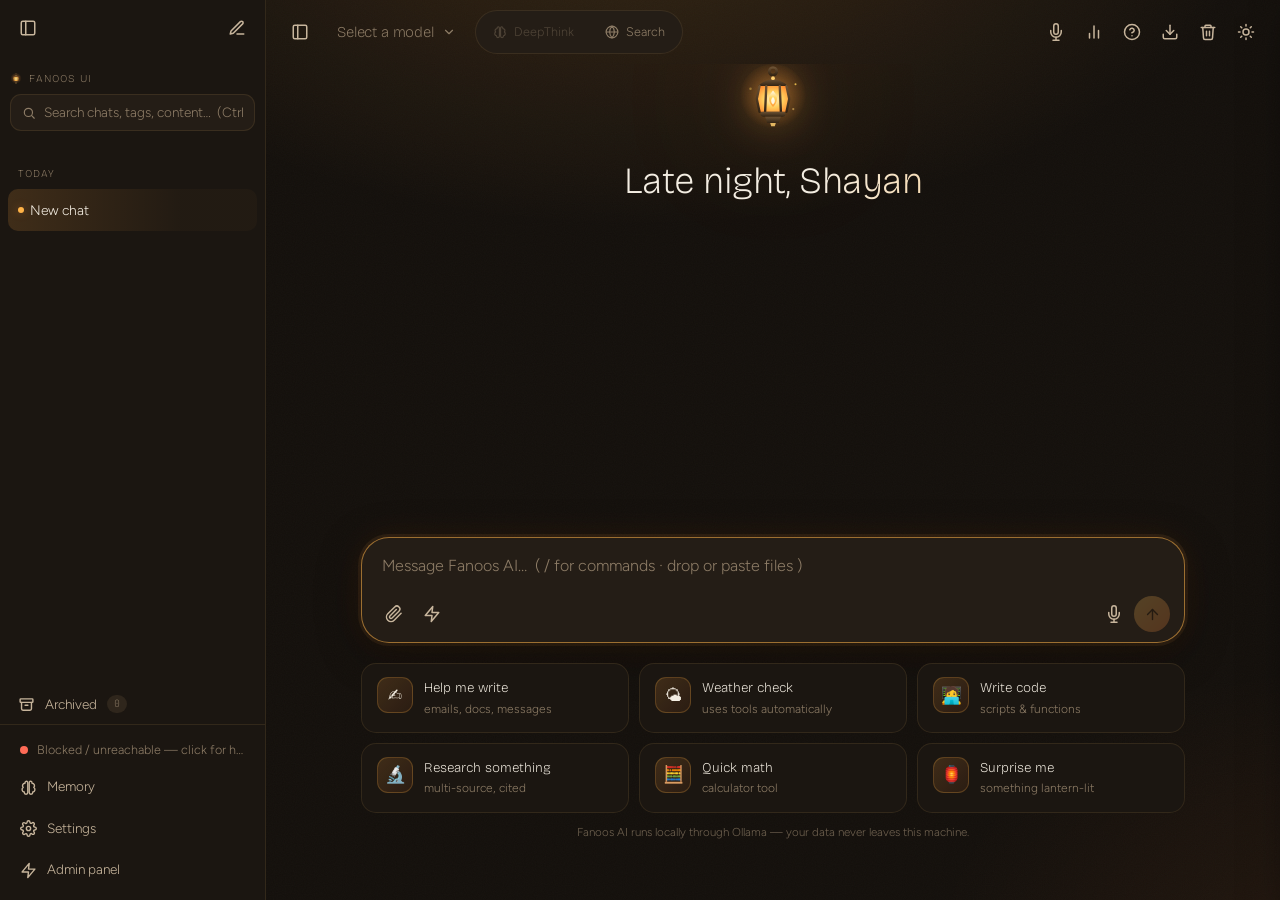
<file: index.html>
<!DOCTYPE html>
<html lang="en" data-theme="dark">
<head>
    <meta charset="UTF-8">
    <meta name="viewport" content="width=device-width, initial-scale=1.0, viewport-fit=cover">
    <title>Fanoos UI — Local-First AI Workbench for Ollama</title>
    <meta name="description" content="Fanoos UI is a free, open-source, privacy-respecting AI chat interface that runs entirely on your machine via Ollama. Agentic tool-calling, deep thinking, web search, voice mode, canvas editing, and more — your data never leaves your computer.">
    <meta name="keywords" content="Fanoos UI, Ollama, local AI, LLM interface, private AI chat, open source, self-hosted AI, agentic tools, deep thinking, local LLM">
    <meta name="author" content="Shayan">
    <meta name="theme-color" content="#14100c" media="(prefers-color-scheme: dark)">
    <meta name="theme-color" content="#f7f1e6" media="(prefers-color-scheme: light)">
    <link rel="icon" type="image/svg+xml" href="assets/sprites/logo.svg">
    <link rel="stylesheet" href="assets/css/style.css">
    <link rel="stylesheet" href="assets/css/katex.min.css" crossorigin="anonymous">
    <script src="assets/js/katex.min.js" crossorigin="anonymous"></script>
</head>
<body>
    <div class="app" id="app">
        <aside class="sidebar" id="sidebar" aria-label="Chat navigation">
            <div class="side-top">
                <button class="icon-btn" id="sideClose" title="Close sidebar" aria-label="Close sidebar">
                    <svg class="ic">
                        <use href="assets/sprites/sprites.svg#i-panel" />
                    </svg>
                </button>
                <button class="icon-btn" id="newChatBtn" title="New chat (Ctrl+Shift+O)" aria-label="New chat">
                    <svg class="ic">
                        <use href="assets/sprites/sprites.svg#i-edit" />
                    </svg>
                </button>
            </div>
            <div class="group-label">
                <img class="ic" src="assets/sprites/logo.svg" alt="">Fanoos UI
            </div>
            <div class="search-wrap">
                <svg class="ic">
                    <use href="assets/sprites/sprites.svg#i-search" />
                </svg>
                <input id="chatSearch" type="text" placeholder="Search chats, tags, content…  (Ctrl+K)" autocomplete="off" aria-label="Search chats">
            </div>
            <div id="tagRow" aria-label="Tag filters"></div>
            <nav class="chat-list" id="chatList" aria-label="Chat history"></nav>
            <button class="side-btn" id="archToggle" title="Toggle archived chats"></button>
            <footer class="side-foot">
                <div class="conn" title="Ollama connection status">
                    <span class="conn-dot" id="connDot"></span>
                    <span class="conn-text" id="connText">Checking connection…</span>
                </div>
                <button class="side-btn" id="memoryBtn" title="What Fanoos remembers about you (Ctrl+Shift+M)">
                    <svg class="ic">
                        <use href="assets/sprites/sprites.svg#i-brain" />
                    </svg>Memory </button>
                <button class="side-btn" id="settingsBtn" title="Settings">
                    <svg class="ic">
                        <use href="assets/sprites/sprites.svg#i-gear" />
                    </svg>Settings </button>
                <a class="side-btn" href="admin.html" title="Model management & system prompt">
                    <svg class="ic">
                        <use href="assets/sprites/sprites.svg#i-zap" />
                    </svg>Admin panel </a>
            </footer>
        </aside>
        <div class="backdrop" id="backdrop"></div>
        <main class="main" id="main">
            <header class="topbar">
                <button class="icon-btn" id="sideToggle" title="Toggle sidebar" aria-label="Toggle sidebar">
                    <svg class="ic">
                        <use href="assets/sprites/sprites.svg#i-panel" />
                    </svg>
                </button>
                <button class="model-btn placeholder" id="modelBtn" aria-haspopup="true" title="Select model">
                    <span id="modelName">Select a model</span>
                    <svg class="ic">
                        <use href="assets/sprites/sprites.svg#i-chevron" />
                    </svg>
                </button>
                <div class="mode-group" role="group" aria-label="Reasoning and search modes">
                    <button id="deepThinkBtn" title="DeepThink — show and time the model's reasoning">
                        <svg class="ic">
                            <use href="assets/sprites/sprites.svg#i-brain" />
                        </svg>
                        <span class="lbl">DeepThink</span>
                    </button>
                    <button id="effortBtn" title="Thinking effort — click to cycle low / med / high">effort <span id="effortBadge">med</span>
                    </button>
                    <button id="searchModeBtn" title="Search mode — ground answers in live web sources">
                        <svg class="ic">
                            <use href="assets/sprites/sprites.svg#i-globe" />
                        </svg>
                        <span class="lbl">Search</span>
                    </button>
                </div>
                <div class="top-right">
                    <button class="icon-btn" id="voiceModeBtn" title="Voice conversation mode">
                        <svg class="ic">
                            <use href="assets/sprites/sprites.svg#i-mic" />
                        </svg>
                    </button>
                    <button class="icon-btn" id="statsBtn" title="Usage statistics (Ctrl+Shift+U)">
                        <svg class="ic">
                            <use href="assets/sprites/sprites.svg#i-chart" />
                        </svg>
                    </button>
                    <button class="icon-btn" id="helpBtn" title="Keyboard shortcuts (Ctrl+/)">
                        <svg class="ic">
                            <use href="assets/sprites/sprites.svg#i-help" />
                        </svg>
                    </button>
                    <button class="icon-btn" id="exportBtn" title="Export this chat">
                        <svg class="ic">
                            <use href="assets/sprites/sprites.svg#i-download" />
                        </svg>
                    </button>
                    <button class="icon-btn" id="clearChatBtn" title="Clear this chat">
                        <svg class="ic">
                            <use href="assets/sprites/sprites.svg#i-trash" />
                        </svg>
                    </button>
                    <button class="icon-btn" id="themeToggle" title="Toggle light / dark theme">
                        <svg class="ic i-sun">
                            <use href="assets/sprites/sprites.svg#i-sun" />
                        </svg>
                        <svg class="ic i-moon">
                            <use href="assets/sprites/sprites.svg#i-moon" />
                        </svg>
                    </button>
                </div>
            </header>
            <div class="chat-scroll" id="chatScroll">
                <div class="chat-content">
                    <div class="empty-wrap" id="emptyWrap">
                        <img class="empty-logo" src="assets/sprites/logo.svg" alt="Fanoos lantern" width="64" height="64">
                        <h1 class="greeting" id="greeting">What can I help with?</h1>
                    </div>
                    <div class="messages" id="messages" role="log" aria-label="Conversation" aria-live="polite"></div>
                    <div class="composer-dock">
                        <div class="composer" id="composer">
                            <div class="attach-row" id="attachRow"></div>
                            <textarea id="promptInput" rows="1" placeholder="Message Fanoos AI…  ( / for commands · drop or paste files )" autocomplete="off" aria-label="Message input"></textarea>
                            <div class="composer-row">
                                <div class="row-left">
                                    <button class="icon-btn" id="attachBtn" title="Attach files — txt, md, code, csv, json, pdf, audio, images" aria-label="Attach files">
                                        <svg class="ic">
                                            <use href="assets/sprites/sprites.svg#i-clip" />
                                        </svg>
                                    </button>
                                    <button class="icon-btn" id="toolsBtn" title="Powers — camera, screen, voice, canvas" aria-label="Tools and powers">
                                        <svg class="ic">
                                            <use href="assets/sprites/sprites.svg#i-zap" />
                                        </svg>
                                    </button>
                                </div>
                                <div class="row-right">
                                    <span class="ctx-meter" id="ctxMeter" hidden aria-hidden="true"><i></i></span>
                                    <span class="tok-count" id="tokCount" aria-hidden="true"></span>
                                    <button class="icon-btn" id="micBtn" title="Dictate" aria-label="Dictate" hidden>
                                        <svg class="ic">
                                            <use href="assets/sprites/sprites.svg#i-mic" />
                                        </svg>
                                    </button>
                                    <button class="send-btn" id="sendBtn" title="Send message" aria-label="Send message" disabled>
                                        <svg class="ic i-send">
                                            <use href="assets/sprites/sprites.svg#i-send" />
                                        </svg>
                                        <svg class="ic i-stop">
                                            <use href="assets/sprites/sprites.svg#i-stop" />
                                        </svg>
                                    </button>
                                </div>
                            </div>
                        </div>
                        <div class="suggestions" id="suggestions" aria-label="Suggestions"></div>
                        <p class="disclaimer">Fanoos AI runs locally through Ollama — your data never leaves this machine.</p>
                    </div>
                </div>
            </div>
            <button class="scroll-pill" id="scrollPill" title="Scroll to bottom" aria-label="Scroll to bottom">
                <svg class="ic">
                    <use href="assets/sprites/sprites.svg#i-chevron" />
                </svg>
            </button>
        </main>
    </div>
    <aside class="side-panel" id="previewPanel" aria-label="Artifact preview">
        <div class="panel-head">
            <span class="panel-title" id="previewTitle">Artifact preview</span>
            <button class="icon-btn" id="previewClose" title="Close preview" aria-label="Close preview">
                <svg class="ic">
                    <use href="assets/sprites/sprites.svg#i-x" />
                </svg>
            </button>
        </div>
        <iframe id="previewFrame" sandbox="allow-scripts" title="Artifact preview"></iframe>
    </aside>
    <aside class="side-panel" id="canvasPanel" aria-label="Canvas editor">
        <div class="panel-head">
            <span class="panel-title">Canvas — Fanoos edits with you</span>
            <span class="panel-status" id="canvasStatus" aria-live="polite"></span>
            <button class="icon-btn" id="canvasClose" title="Close canvas" aria-label="Close canvas">
                <svg class="ic">
                    <use href="assets/sprites/sprites.svg#i-x" />
                </svg>
            </button>
        </div>
        <textarea id="canvasArea" spellcheck="false" aria-label="Canvas document" placeholder="Write or paste a document here. Select a passage and Fanoos rewrites just that part — or transform the whole doc with the tools below."></textarea>
        <div id="canvasTools">
            <button class="cv-btn" data-cact="improve">
                <svg class="ic">
                    <use href="assets/sprites/sprites.svg#i-spark" />
                </svg>Improve writing </button>
            <button class="cv-btn" data-cact="grammar">
                <svg class="ic">
                    <use href="assets/sprites/sprites.svg#i-check" />
                </svg>Fix grammar </button>
            <button class="cv-btn" data-cact="summarize">
                <svg class="ic">
                    <use href="assets/sprites/sprites.svg#i-file" />
                </svg>Summarize </button>
            <button class="cv-btn" data-cact="continue">
                <svg class="ic">
                    <use href="assets/sprites/sprites.svg#i-play" />
                </svg>Continue writing </button>
            <button class="cv-btn" data-cact="custom">
                <svg class="ic">
                    <use href="assets/sprites/sprites.svg#i-edit" />
                </svg>Custom… </button>
        </div>
    </aside>
    <div class="modal-overlay" id="settingsModal">
        <div class="modal" role="dialog" aria-modal="true" aria-labelledby="settingsTitle">
            <div class="modal-head">
                <h2 id="settingsTitle">Settings</h2>
                <button class="icon-btn" id="settingsClose" aria-label="Close settings">
                    <svg class="ic">
                        <use href="assets/sprites/sprites.svg#i-x" />
                    </svg>
                </button>
            </div>
            <div class="modal-body">
                <section>
                    <h3>Profile &amp; server</h3>
                    <label class="f-label" for="setName">Your name</label>
                    <input type="text" id="setName" placeholder="Shayan">
                    <label class="f-label" for="setHost">Ollama host URL</label>
                    <input type="text" id="setHost" placeholder="http://localhost:11434" spellcheck="false">
                    <p class="hint">Accessing from another device? Use your PC's LAN IP (e.g. <code>http://192.168.1.100:11434</code>) and restart Ollama with <code>OLLAMA_ORIGINS=* ollama serve</code>
                    </p>
                </section>
                <section>
                    <h3>Custom instructions</h3>
                    <label class="f-label" for="setSystem">Applied to every chat <span class="muted">(on top of the Fanoos AI system prompt — editable in Admin)</span>
                    </label>
                    <textarea id="setSystem" rows="3" placeholder="e.g. Call me Shayan. I'm a backend developer — prefer Python. Keep answers concise."></textarea>
                </section>
                <section>
                    <h3>Behavior</h3>
                    <div class="switch-row">
                        <span>Stream responses</span>
                        <label class="switch">
                            <input type="checkbox" id="setStream">
                            <span class="slider"></span>
                        </label>
                    </div>
                    <div class="switch-row">
                        <span>Auto-generate chat titles</span>
                        <label class="switch">
                            <input type="checkbox" id="setTitle">
                            <span class="slider"></span>
                        </label>
                    </div>
                    <div class="switch-row">
                        <span>Enter to send <span class="muted">(Shift+Enter = new line)</span>
                        </span>
                        <label class="switch">
                            <input type="checkbox" id="setEnter">
                            <span class="slider"></span>
                        </label>
                    </div>
                    <div class="switch-row">
                        <span>Auto-continue cut-off responses</span>
                        <label class="switch">
                            <input type="checkbox" id="setCont">
                            <span class="slider"></span>
                        </label>
                    </div>
                    <div class="switch-row">
                        <span>Summarize old turns when context fills</span>
                        <label class="switch">
                            <input type="checkbox" id="setAutoSum">
                            <span class="slider"></span>
                        </label>
                    </div>
                    <div class="switch-row">
                        <span>Auto-extract memories from what I say</span>
                        <label class="switch">
                            <input type="checkbox" id="setAutoMem">
                            <span class="slider"></span>
                        </label>
                    </div>
                    <div class="switch-row">
                        <span>Send remembered facts to the model</span>
                        <label class="switch">
                            <input type="checkbox" id="setUseMem">
                            <span class="slider"></span>
                        </label>
                    </div>
                </section>
                <section>
                    <h3>Generation parameters</h3>
                    <div class="range-row">
                        <label for="setTemp">Temperature</label>
                        <output id="tempVal">0.7</output>
                    </div>
                    <input type="range" id="setTemp" min="0" max="2" step="0.1" value="0.7">
                    <div class="range-row">
                        <label for="setTopP">Top P</label>
                        <output id="topPVal">0.90</output>
                    </div>
                    <input type="range" id="setTopP" min="0" max="1" step="0.05" value="0.9">
                    <div class="grid2">
                        <div>
                            <label class="f-label" for="setCtx">Context length</label>
                            <select id="setCtx">
                                <option>2048</option>
                                <option>4096</option>
                                <option>8192</option>
                                <option>16384</option>
                                <option>32768</option>
                                <option>65536</option>
                                <option>131072</option>
                            </select>
                        </div>
                        <div>
                            <label class="f-label" for="setKeep">Keep model loaded</label>
                            <select id="setKeep">
                                <option value="0">Don't keep</option>
                                <option value="5m">5 minutes</option>
                                <option value="15m">15 minutes</option>
                                <option value="30m">30 minutes</option>
                                <option value="1h">1 hour</option>
                                <option value="-1">Forever</option>
                            </select>
                        </div>
                    </div>
                    <label class="f-label" for="setSeed">Seed <span class="muted">(blank = random)</span>
                    </label>
                    <input type="number" id="setSeed" placeholder="random">
                </section>
                <section>
                    <h3>Web search server</h3>
                    <label class="f-label" for="setSearchServer">Python search server URL</label>
                    <input type="text" id="setSearchServer" placeholder="http://localhost:8777" spellcheck="false">
                    <p class="hint">Run <code>python search_server.py</code> alongside the app. Wikipedia works without it; full web search + page reading needs the server. </p>
                </section>
                <section>
                    <h3>Voice</h3>
                    <label class="f-label" for="setVoice">Read-aloud voice</label>
                    <select id="setVoice">
                        <option value="">System default voice</option>
                    </select>
                    <div class="range-row">
                        <label for="setRate">Speaking rate</label>
                    </div>
                    <input type="range" id="setRate" min="0.5" max="2" step="0.1" value="1">
                </section>
                <section>
                    <h3>Data — backup &amp; restore</h3>
                    <div class="grid2">
                        <button class="e-btn" id="backupExportBtn">⬇ Export full backup</button>
                        <button class="e-btn" id="backupImportBtn">⬆ Import / merge backup</button>
                    </div>
                    <input type="file" id="backupFile" accept="application/json,.json" hidden>
                    <p class="hint">All data (chats, memory, settings, stats) is saved to <code>data.json</code> via <code>api.php</code>. Importing lets you <b>merge</b> or <b>replace</b>. </p>
                </section>
            </div>
            <div class="modal-foot">
                <button class="btn ghost" id="settingsReset">Reset defaults</button>
                <button class="btn primary" id="settingsSave">Save</button>
            </div>
        </div>
    </div>
    <div class="modal-overlay" id="memoryModal">
        <div class="modal" role="dialog" aria-modal="true" aria-labelledby="memoryTitle">
            <div class="modal-head">
                <h2 id="memoryTitle">Persistent memory</h2>
                <button class="icon-btn" id="memoryClose" aria-label="Close memory">
                    <svg class="ic">
                        <use href="assets/sprites/sprites.svg#i-x" />
                    </svg>
                </button>
            </div>
            <div class="modal-body">
                <p class="hint">Facts Fanoos carries into <b>every</b> chat. Click any memory to edit it inline. In chat, use <code>/remember …</code> and <code>/forget …</code>
                </p>
                <div id="memoryList" style="margin-top:12px"></div>
                <div class="mem-add">
                    <input type="text" id="memoryAddInput" class="pop-input" placeholder="Add a memory — e.g. &quot;I prefer Python over JS&quot;" style="margin:0" aria-label="New memory">
                    <button class="e-btn primary" id="memoryAddBtn">Remember</button>
                </div>
            </div>
        </div>
    </div>
    <div class="modal-overlay" id="statsModal">
        <div class="modal" role="dialog" aria-modal="true" aria-labelledby="statsTitle">
            <div class="modal-head">
                <h2 id="statsTitle">Usage</h2>
                <button class="icon-btn" id="statsClose" aria-label="Close stats">
                    <svg class="ic">
                        <use href="assets/sprites/sprites.svg#i-x" />
                    </svg>
                </button>
            </div>
            <div class="modal-body">
                <div id="statsBody"></div>
            </div>
        </div>
    </div>
    <div class="modal-overlay" id="shortcutsModal">
        <div class="modal" role="dialog" aria-modal="true" aria-labelledby="shortcutsTitle">
            <div class="modal-head">
                <h2 id="shortcutsTitle">Keyboard shortcuts</h2>
                <button class="icon-btn" id="shortcutsClose" aria-label="Close shortcuts">
                    <svg class="ic">
                        <use href="assets/sprites/sprites.svg#i-x" />
                    </svg>
                </button>
            </div>
            <div class="modal-body">
                <div class="kbd-grid">
                    <span>
                        <kbd>Enter</kbd> Send message </span>
                    <span>
                        <kbd>Shift</kbd>+ <kbd>Enter</kbd> New line </span>
                    <span>
                        <kbd>Ctrl</kbd>+ <kbd>Shift</kbd>+ <kbd>O</kbd> New chat </span>
                    <span>
                        <kbd>Ctrl</kbd>+ <kbd>K</kbd> Search chats </span>
                    <span>
                        <kbd>Ctrl</kbd>+ <kbd>B</kbd> Toggle sidebar </span>
                    <span>
                        <kbd>Ctrl</kbd>+ <kbd>Shift</kbd>+ <kbd>M</kbd> Memory </span>
                    <span>
                        <kbd>Ctrl</kbd>+ <kbd>Shift</kbd>+ <kbd>U</kbd> Usage stats </span>
                    <span>
                        <kbd>Ctrl</kbd>+ <kbd>/</kbd> This overlay </span>
                    <span>
                        <kbd>/</kbd> Command palette in composer </span>
                    <span>
                        <kbd>Esc</kbd> Close anything </span>
                </div>
                <p class="hint" style="margin-top:16px">Chat commands: type <code>/</code> for the palette · <code>/remember …</code> save a fact · <code>/forget …</code> remove matching facts · paste or drop images straight into the composer </p>
            </div>
        </div>
    </div>
    <div class="modal-overlay" id="voiceModal">
        <div class="modal" style="width:min(420px,94vw)" role="dialog" aria-modal="true" aria-labelledby="voiceTitle">
            <div class="modal-head">
                <h2 id="voiceTitle">Voice conversation</h2>
                <button class="icon-btn" id="voiceClose" aria-label="Close voice mode">
                    <svg class="ic">
                        <use href="assets/sprites/sprites.svg#i-x" />
                    </svg>
                </button>
            </div>
            <div class="voice-wrap">
                <button id="voiceBig" aria-label="Push to talk">
                    <img src="assets/sprites/logo.svg" alt="" width="58" height="58">
                </button>
                <div id="voiceState" aria-live="polite">Tap the lantern and speak</div>
                <label class="voice-opts switch-row" style="padding:0">
                    <span>Continuous — listen again after Fanoos speaks</span>
                    <span class="switch">
                        <input type="checkbox" id="voiceCont">
                        <span class="slider"></span>
                    </span>
                </label>
            </div>
        </div>
    </div>
    <div id="dropOverlay" aria-hidden="true">
        <div class="drop-box">
            <svg class="ic">
                <use href="assets/sprites/sprites.svg#i-zap" />
            </svg> Drop files to attach them to your next message
        </div>
    </div>
    <div class="toasts" id="toasts" role="status" aria-live="polite"></div>
    <input type="file" id="fileInput" multiple hidden accept="image/*,.txt,.md,.markdown,.csv,.json,.py,.js,.ts,.html,.css,.svg,.yml,.yaml,.sh,.sql,.log,.xml,audio/*,.pdf">
    <noscript>
        <p style="padding:30px;font-family:sans-serif;text-align:center">🏮 Fanoos UI needs JavaScript to run.</p>
    </noscript>
    <script src="assets/js/script.js"></script>
</body>
</html>
</file>
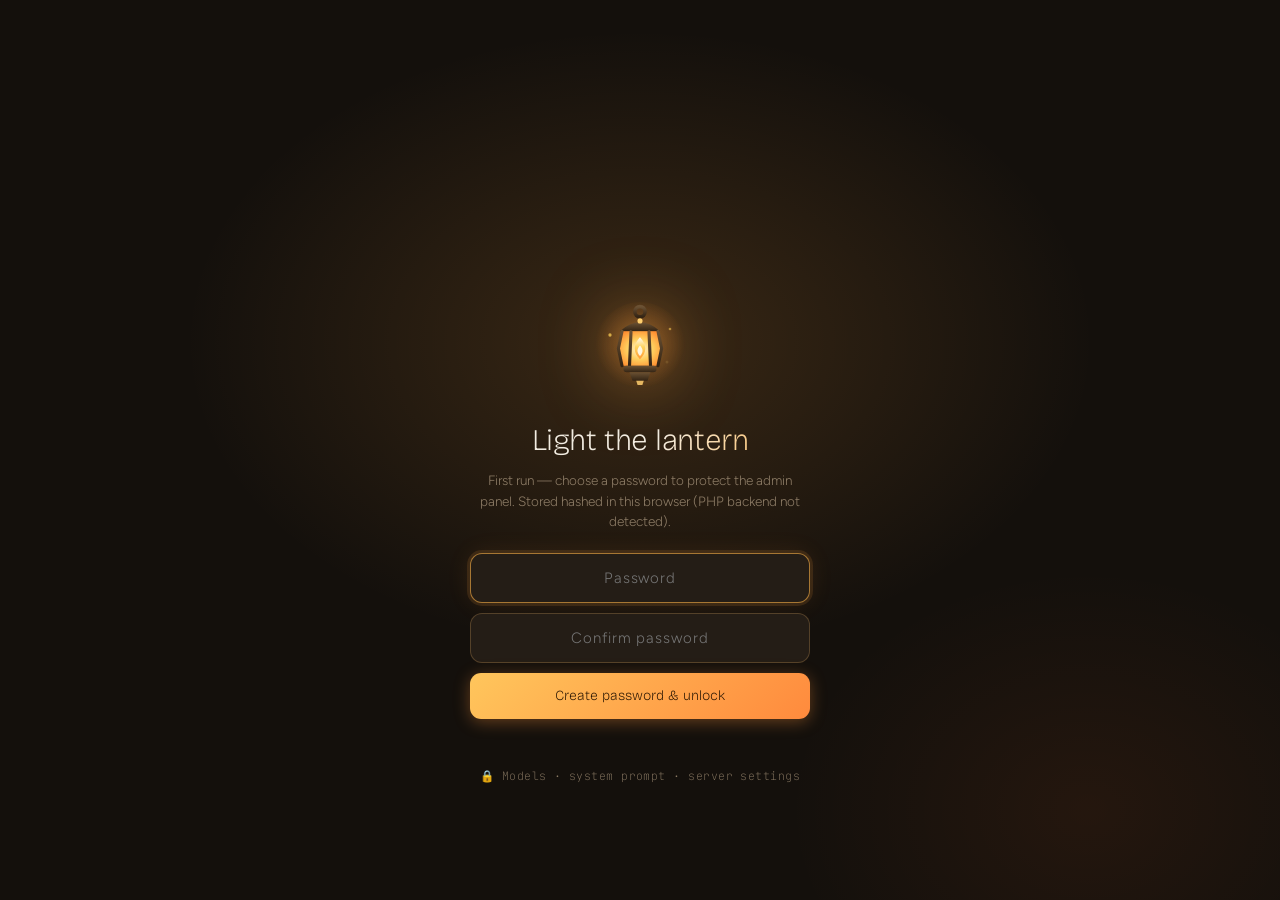
<file: admin.html>
<!DOCTYPE html>
<html lang="en" data-theme="dark">
<head>
    <meta charset="UTF-8">
    <meta name="viewport" content="width=device-width, initial-scale=1.0">
    <title>Fanoos Admin · Model &amp; System Manager</title>
    <meta name="description" content="Fanoos UI admin panel — manage Ollama models, pull with live progress, edit the Fanoos AI system prompt, and monitor loaded models.">
    <meta name="robots" content="noindex, nofollow">
    <link rel="icon" type="image/svg+xml" href="assets/sprites/logo.svg">
    <link rel="stylesheet" href="assets/css/admin.css">
</head>
<body>
    <div id="gate" aria-label="Admin lock screen">
        <div class="embers" aria-hidden="true">
            <i></i>
            <i></i>
            <i></i>
            <i></i>
            <i></i>
            <i></i>
            <i></i>
            <i></i>
        </div>
        <div class="gate-inner">
            <img src="assets/sprites/logo.svg" alt="Fanoos lantern" class="gate-logo" width="96" height="96">
            <h1 class="gate-title" id="gateTitle">Fanoos Admin</h1>
            <p class="gate-sub" id="gateSub">Protected area</p>
            <form class="gate-form" id="gateForm" autocomplete="off">
                <input type="password" id="gatePass" placeholder="Password" aria-label="Password">
                <input type="password" id="gatePass2" placeholder="Confirm password" aria-label="Confirm password" hidden>
                <button type="submit" class="btn primary" id="gateBtn">Unlock</button>
                <p class="gate-err" id="gateErr" role="alert"></p>
            </form>
            <p class="gate-hint">🔒 Models · system prompt · server settings</p>
        </div>
    </div>
    <div id="adminRoot" hidden>
        <div class="adm-shell">
            <aside class="adm-rail">
                <div class="rail-brand">
                    <img src="assets/sprites/logo.svg" alt="Fanoos" width="34" height="34">
                    <span>Fanoos<b>Admin</b></span>
                </div>
                <nav class="rail-nav" aria-label="Admin sections">
                    <button data-view="overview" class="on">
                        <svg class="ic"><use href="assets/sprites/sprites.svg#i-grid" /></svg><span>Overview</span>
                    </button>
                    <button data-view="pull">
                        <svg class="ic"><use href="assets/sprites/sprites.svg#i-download" /></svg><span>Pull &amp; Create</span>
                    </button>
                    <button data-view="prompt">
                        <svg class="ic"><use href="assets/sprites/sprites.svg#i-edit" /></svg><span>System Prompt</span>
                    </button>
                    <button data-view="models">
                        <svg class="ic"><use href="assets/sprites/sprites.svg#i-layers" /></svg><span>Models</span>
                    </button>
                    <button data-view="bench">
                        <svg class="ic"><use href="assets/sprites/sprites.svg#i-flask" /></svg><span>Test Bench</span>
                    </button>
                    <button data-view="security">
                        <svg class="ic"><use href="assets/sprites/sprites.svg#i-shield" /></svg><span>Security</span>
                    </button>
                </nav>
                <div class="rail-foot">
                    <button class="rail-conn" id="admConnRow" title="Test the Ollama connection">
                        <span class="conn-dot" id="admConn"></span>
                        <span id="admConnText">checking…</span>
                    </button>
                    <a class="rail-link" href="index.html">
                        <svg class="ic"><use href="assets/sprites/sprites.svg#i-send" /></svg>Back to Fanoos UI
                    </a>
                    <button class="rail-link" id="lockBtn">
                        <svg class="ic"><use href="assets/sprites/sprites.svg#i-x" /></svg>Lock panel
                    </button>
                </div>
            </aside>
            <div class="adm-col">
                <header class="adm-head">
                    <div class="adm-heading">
                        <h1 id="viewTitle">Overview</h1>
                        <p id="viewSub">Server health, loaded models and quick actions</p>
                    </div>
                    <div class="adm-hostbox">
                        <span class="conn-dot" id="admConnDot"></span>
                        <input type="text" id="admHost" spellcheck="false" placeholder="http://localhost:11434" aria-label="Ollama host">
                        <button class="e-btn" id="admHostSave">Apply</button>
                        <span class="adm-ver" id="admVer">—</span>
                    </div>
                </header>
                <main class="adm-views">

                    <section class="adm-view on" data-v="overview">
                        <div class="stat-cards">
                            <div class="stat-card">
                                <div class="sc-ic"><svg class="ic"><use href="assets/sprites/sprites.svg#i-layers" /></svg></div>
                                <b id="stModels">0</b>
                                <span>installed models</span>
                            </div>
                            <div class="stat-card">
                                <div class="sc-ic"><svg class="ic"><use href="assets/sprites/sprites.svg#i-db" /></svg></div>
                                <b id="stDisk">0 GB</b>
                                <span>on disk</span>
                            </div>
                            <div class="stat-card">
                                <div class="sc-ic"><svg class="ic"><use href="assets/sprites/sprites.svg#i-zap" /></svg></div>
                                <b id="stRunning">0</b>
                                <span>loaded in memory</span>
                            </div>
                            <div class="stat-card">
                                <div class="sc-ic"><svg class="ic"><use href="assets/sprites/sprites.svg#i-chart" /></svg></div>
                                <b id="stVersion">—</b>
                                <span>ollama · <em id="stLatency">—</em><em id="stDevices"></em></span>
                            </div>
                        </div>
                        <section class="panel">
                            <div class="panel-head">
                                <h2>
                                    <svg class="ic"><use href="assets/sprites/sprites.svg#i-zap" /></svg>Running now
                                </h2>
                                <button class="icon-btn sm" id="psRefresh" title="Refresh">
                                    <svg class="ic"><use href="assets/sprites/sprites.svg#i-refresh" /></svg>
                                </button>
                            </div>
                            <p class="panel-sub">Models currently held in RAM/VRAM. They load on first message and unload after the keep-alive window.</p>
                            <div id="psList" class="ps-list"></div>
                        </section>
                        <div class="quick-row">
                            <button class="qa-btn" data-goto="pull">
                                <svg class="ic"><use href="assets/sprites/sprites.svg#i-download" /></svg>Pull a model
                            </button>
                            <button class="qa-btn" data-goto="prompt">
                                <svg class="ic"><use href="assets/sprites/sprites.svg#i-edit" /></svg>Edit system prompt
                            </button>
                            <button class="qa-btn" data-goto="bench">
                                <svg class="ic"><use href="assets/sprites/sprites.svg#i-flask" /></svg>Run a test
                            </button>
                            <button class="qa-btn" data-goto="models">
                                <svg class="ic"><use href="assets/sprites/sprites.svg#i-layers" /></svg>Browse models
                            </button>
                        </div>
                    </section>

                    <section class="adm-view" data-v="pull">
                        <section class="panel">
                            <h2>
                                <svg class="ic"><use href="assets/sprites/sprites.svg#i-download" /></svg>Catalog
                            </h2>
                            <p class="panel-sub">One click starts the pull — progress streams live below. Sizes are approximate downloads.</p>
                            <div id="catalogGroups"></div>
                        </section>
                        <section class="panel">
                            <h2>
                                <svg class="ic"><use href="assets/sprites/sprites.svg#i-search" /></svg>Custom pull
                            </h2>
                            <div class="form-row">
                                <input type="text" id="pullName" placeholder="e.g. llama3.2, qwen2.5:7b, deepseek-r1:14b …" spellcheck="false">
                                <button class="btn primary" id="pullBtn">Pull</button>
                            </div>
                            <div id="pullJobs"></div>
                        </section>
                        <section class="panel">
                            <h2>
                                <svg class="ic"><use href="assets/sprites/sprites.svg#i-canvas" /></svg>Create from Modelfile
                            </h2>
                            <div class="form-row">
                                <select id="createTpl" aria-label="Modelfile template">
                                    <option value="assistant">Template · Assistant</option>
                                    <option value="coder">Template · Coder</option>
                                    <option value="blank">Template · Blank</option>
                                </select>
                                <input type="text" id="createName" placeholder="new-model-name" spellcheck="false">
                            </div>
                            <textarea id="createFile" rows="7" spellcheck="false">FROM llama3.2
SYSTEM "You are Fanoos AI — warm, precise, and local-first."
PARAMETER temperature 0.7
PARAMETER num_ctx 8192</textarea>
                            <div class="form-row" style="margin-top:10px">
                                <span class="hint-inline">Creates a custom model variant on this machine.</span>
                                <button class="btn primary" id="createBtn">Create</button>
                            </div>
                            <pre class="log" id="createLog">— waiting —</pre>
                        </section>
                    </section>

                    <section class="adm-view" data-v="prompt">
                        <section class="panel">
                            <div class="panel-head">
                                <h2>
                                    <svg class="ic"><use href="assets/sprites/sprites.svg#i-brain" /></svg>Fanoos AI system prompt
                                </h2>
                                <span class="sys-count" id="sysCount">0 tokens</span>
                            </div>
                            <p class="panel-sub">This overrides the built-in Fanoos AI identity for <b>every chat</b>. Leave empty to use the default lantern personality. Custom instructions from Settings are still appended on top.</p>
                            <div class="qchips" id="sysPresets"></div>
                            <textarea id="sysPrompt" rows="10" spellcheck="false" placeholder="You are Fanoos AI — the assistant built into Fanoos UI…"></textarea>
                            <div class="form-row" style="margin-top:12px">
                                <button class="e-btn" id="sysReset">Reset to default</button>
                                <span class="hint-inline" style="flex:1"></span>
                                <button class="btn primary" id="sysSave">Save system prompt</button>
                            </div>
                        </section>
                    </section>

                    <section class="adm-view" data-v="models">
                        <section class="panel">
                            <div class="panel-head">
                                <h2>
                                    <svg class="ic"><use href="assets/sprites/sprites.svg#i-layers" /></svg>Installed models
                                </h2>
                                <div class="panel-tools">
                                    <select id="libSort" aria-label="Sort models">
                                        <option value="name">Sort · Name</option>
                                        <option value="size">Sort · Size</option>
                                        <option value="date">Sort · Newest</option>
                                    </select>
                                    <input type="text" id="libFilter" placeholder="Filter…" spellcheck="false">
                                    <button class="icon-btn sm" id="libRefresh" title="Refresh">
                                        <svg class="ic"><use href="assets/sprites/sprites.svg#i-refresh" /></svg>
                                    </button>
                                </div>
                            </div>
                            <div id="libList" class="lib-grid"></div>
                        </section>
                    </section>

                    <section class="adm-view" data-v="bench">
                        <section class="panel">
                            <h2>
                                <svg class="ic"><use href="assets/sprites/sprites.svg#i-flask" /></svg>Quick test bench
                            </h2>
                            <p class="panel-sub">Fire a one-shot prompt at any model to verify it works — no chat history, raw output. Streaming shows tokens as they arrive.</p>
                            <div class="bench-controls">
                                <select id="testModel" aria-label="Test model"></select>
                                <label class="switch-row slim">
                                    <span>Stream</span>
                                    <span class="switch">
                                        <input type="checkbox" id="testStream" checked>
                                        <span class="slider"></span>
                                    </span>
                                </label>
                            </div>
                            <div class="range-row">
                                <label for="testTemp">Temperature</label>
                                <output id="testTempVal">0.7</output>
                            </div>
                            <input type="range" id="testTemp" min="0" max="2" step="0.1" value="0.7">
                            <label class="f-label" for="testPrompt">Prompt</label>
                            <textarea id="testPrompt" rows="3" spellcheck="false">Say hello in one sentence.</textarea>
                            <div class="form-row" style="margin-top:12px">
                                <button class="btn primary" id="testBtn">
                                    <svg class="ic"><use href="assets/sprites/sprites.svg#i-play" /></svg>Run
                                </button>
                                <button class="btn ghost" id="benchStop" hidden>Stop</button>
                                <span class="hint-inline" style="flex:1;text-align:right;font-family:var(--font-mono)" id="benchStats"></span>
                            </div>
                            <pre class="log bench-log" id="testOut">— output appears here —</pre>
                        </section>
                    </section>

                    <section class="adm-view" data-v="security">
                        <section class="panel">
                            <h2>
                                <svg class="ic"><use href="assets/sprites/sprites.svg#i-shield" /></svg>Change admin password
                            </h2>
                            <p class="panel-sub">Guards this panel and the shared system-prompt API. Stored <b>bcrypt-hashed</b> on the server ( <code>.fanoos_admin_hash</code>) when PHP is available — otherwise hashed in this browser only.</p>
                            <p class="hint" style="margin:0 0 14px">Storage mode: <code id="secMode">detecting…</code></p>
                            <div class="sec-form">
                                <input type="password" id="newPass" placeholder="New password" autocomplete="new-password">
                                <input type="password" id="newPass2" placeholder="Confirm new password" autocomplete="new-password">
                                <button class="btn primary" id="changePassBtn">Change password</button>
                            </div>
                        </section>
                    </section>

                </main>
            </div>
        </div>
    </div>
    <div class="modal-overlay" id="inspModal">
        <div class="modal" style="width:min(720px,94vw)" role="dialog" aria-modal="true">
            <div class="modal-head">
                <h2 id="inspTitle">Model</h2>
                <button class="icon-btn" id="inspClose" aria-label="Close">
                    <svg class="ic">
                        <use href="assets/sprites/sprites.svg#i-x" />
                    </svg>
                </button>
            </div>
            <div class="modal-body" id="inspBody"></div>
        </div>
    </div>
    <div class="toasts" id="toasts"></div>
    <script src="assets/js/admin.js"></script>
</body>
</html>
</file>
<file: assets/css/style.css>
@font-face {
    font-family: "Bricolage Grotesque";
    src: local("Bricolage Grotesque"),
        url("../fonts/BricolageGrotesque-Variable.woff2")
            format("woff2-variations"),
        url("../fonts/BricolageGrotesque-Variable.woff2") format("woff2");
    font-weight: 200 800;
    font-display: swap;
}
@font-face {
    font-family: "Figtree";
    src: local("Figtree"),
        url("../fonts/Figtree-Variable.woff2") format("woff2-variations"),
        url("../fonts/Figtree-Variable.woff2") format("woff2");
    font-weight: 300 900;
    font-display: swap;
}
@font-face {
    font-family: "JetBrains Mono";
    src: local("JetBrains Mono"),
        url("../fonts/JetBrainsMono-Variable.woff2") format("woff2-variations"),
        url("../fonts/JetBrainsMono-Variable.woff2") format("woff2");
    font-weight: 100 800;
    font-display: swap;
}

:root {
    --font-display: "Bricolage Grotesque", "Sora", ui-sans-serif, system-ui,
        sans-serif;
    --font-body: "Figtree", "Instrument Sans", ui-sans-serif, system-ui,
        -apple-system, "Segoe UI", sans-serif;
    --font-mono: "JetBrains Mono", ui-monospace, "SF Mono", "Cascadia Code",
        Menlo, Consolas, monospace;
    --amber: #ffb347;
    --amber-hi: #ffc65c;
    --amber-lo: #ff8a3d;
    --green: #57c785;
    --teal: #4ecdc4;
    --violet: #b18cff;
    --danger: #ff6b57;
}
[data-theme="dark"] {
    --bg0: #14100c;
    --bg1: #1b1611;
    --bg2: #241d16;
    --bg3: #2f261c;
    --border: rgba(255, 190, 110, 0.1);
    --border2: rgba(255, 190, 110, 0.22);
    --text1: #f3ede2;
    --text2: #c7b59c;
    --text3: #8d7c66;
    --user-bubble: #2b2118;
    --code-bg: #120e0a;
    --code-head: #241c13;
    --shadow: 0 16px 50px rgba(8, 4, 0, 0.55);
    --glow: rgba(255, 150, 60, 0.35);
    --tk-kw: #ffab70;
    --tk-str: #a8d08d;
    --tk-num: #ffd27f;
    --tk-com: #7d6b57;
    --tk-fn: #7cc7ff;
    color-scheme: dark;
}
[data-theme="light"] {
    --bg0: #f7f1e6;
    --bg1: #efe6d5;
    --bg2: #fffdf8;
    --bg3: #f0e5d0;
    --border: rgba(122, 82, 22, 0.14);
    --border2: rgba(122, 82, 22, 0.28);
    --text1: #2b2118;
    --text2: #6b5b48;
    --text3: #98876f;
    --user-bubble: #f0e6d4;
    --code-bg: #fbf6ec;
    --code-head: #efe4cf;
    --shadow: 0 16px 50px rgba(90, 60, 20, 0.18);
    --glow: rgba(240, 150, 50, 0.28);
    --amber: #d97a12;
    --amber-hi: #e88f1f;
    --amber-lo: #c96a0a;
    --tk-kw: #b3541e;
    --tk-str: #4d7c2a;
    --tk-num: #8a5a00;
    --tk-com: #a08c72;
    --tk-fn: #1f6fb2;
    color-scheme: light;
}

* {
    margin: 0;
    padding: 0;
    box-sizing: border-box;
}
html,
body {
    height: 100%;
}
body {
    font-family: var(--font-body);
    font-size: 16px;
    line-height: 1.6;
    background: var(--bg0);
    color: var(--text1);
    overflow: hidden;
    -webkit-font-smoothing: antialiased;
}
body::before {
    content: "";
    position: fixed;
    inset: 0;
    z-index: -2;
    pointer-events: none;
    background: radial-gradient(
            1000px 540px at 50% -12%,
            rgba(255, 166, 66, 0.15),
            transparent 62%
        ),
        radial-gradient(
            760px 520px at 108% 108%,
            rgba(255, 110, 40, 0.08),
            transparent 60%
        ),
        radial-gradient(
            620px 440px at -8% 84%,
            rgba(255, 196, 110, 0.06),
            transparent 60%
        );
    animation: breathe 9s ease-in-out infinite;
}
[data-theme="light"] body::before {
    opacity: 0.55;
}
body::after {
    content: "";
    position: fixed;
    inset: 0;
    z-index: -1;
    pointer-events: none;
    opacity: 0.028;
    background-image: url("data:image/svg+xml,%3Csvg xmlns='http://www.w3.org/2000/svg' width='140' height='140'%3E%3Cfilter id='n'%3E%3CfeTurbulence type='fractalNoise' baseFrequency='0.9' numOctaves='2'/%3E%3C/filter%3E%3Crect width='140' height='140' filter='url(%23n)'/%3E%3C/svg%3E");
}
@keyframes breathe {
    0%,
    100% {
        opacity: 0.78;
    }
    50% {
        opacity: 1;
    }
}
button {
    font: inherit;
    color: inherit;
    background: none;
    border: none;
    cursor: pointer;
}
input,
textarea,
select {
    font: inherit;
    color: var(--text1);
}
img {
    display: block;
}
::selection {
    background: rgba(255, 166, 66, 0.35);
}
:focus-visible {
    outline: 2px solid var(--amber);
    outline-offset: 2px;
    border-radius: 6px;
}
* {
    scrollbar-width: thin;
    scrollbar-color: var(--border2) transparent;
}
*::-webkit-scrollbar {
    width: 9px;
    height: 9px;
}
*::-webkit-scrollbar-thumb {
    background: var(--border2);
    border-radius: 5px;
    border: 2px solid transparent;
    background-clip: content-box;
}
*::-webkit-scrollbar-track {
    background: transparent;
}
.ic {
    display: inline-block;
    width: 18px;
    height: 18px;
    fill: none;
    stroke: currentColor;
    stroke-width: 2;
    stroke-linecap: round;
    stroke-linejoin: round;
    flex-shrink: 0;
}
.ic.mini {
    width: 11px;
    height: 11px;
    stroke-width: 2.6;
}
.logo {
    display: block;
}

.app {
    display: flex;
    height: 100dvh;
    width: 100%;
}

.sidebar {
    width: 266px;
    flex-shrink: 0;
    background: var(--bg1);
    border-right: 1px solid var(--border);
    display: flex;
    flex-direction: column;
    overflow: hidden;
    transition: margin-left 0.25s ease, transform 0.25s ease;
}
.app.side-hidden .sidebar {
    margin-left: -266px;
}
.side-top {
    display: flex;
    align-items: center;
    justify-content: space-between;
    padding: 10px;
}
.search-wrap {
    display: flex;
    align-items: center;
    gap: 8px;
    margin: 0 10px 8px;
    padding: 7px 11px;
    background: var(--bg2);
    border: 1px solid var(--border);
    border-radius: 11px;
    transition: border-color 0.15s, box-shadow 0.15s;
}
.search-wrap:focus-within {
    border-color: rgba(255, 179, 71, 0.5);
    box-shadow: 0 0 0 3px rgba(255, 166, 66, 0.08);
}
.search-wrap .ic {
    width: 14px;
    height: 14px;
    color: var(--text3);
}
.search-wrap input {
    flex: 1;
    min-width: 0;
    background: none;
    border: none;
    outline: none;
    font-size: 13.5px;
}
.search-wrap input::placeholder {
    color: var(--text3);
}
.chat-list {
    flex: 1;
    overflow-y: auto;
    padding: 2px 8px 12px;
}
.group-label {
    display: flex;
    align-items: center;
    gap: 7px;
    font-family: var(--font-display);
    font-size: 10.5px;
    font-weight: 700;
    letter-spacing: 0.09em;
    text-transform: uppercase;
    color: var(--text3);
    padding: 15px 10px 6px;
}
.group-label .ic {
    width: 12px;
    height: 12px;
}
.folder-row {
    cursor: pointer;
    transition: color 0.12s;
}
.folder-row:hover {
    color: var(--text2);
}
.folder-row .chev {
    font-size: 9px;
    display: inline-block;
    transition: transform 0.18s;
}
.chev.open {
    transform: rotate(90deg);
}
.folder-edit {
    margin-left: auto;
    width: 22px;
    height: 22px;
    display: grid;
    place-items: center;
    border-radius: 6px;
    color: var(--text3);
    opacity: 0;
    transition: 0.12s;
}
.folder-edit + .folder-edit {
    margin-left: 2px;
}
.folder-row:hover .folder-edit {
    opacity: 1;
}
.folder-edit:hover {
    color: var(--amber);
    background: var(--bg3);
}
.folder-del:hover {
    color: var(--danger) !important;
}
.folder-edit .ic {
    width: 12px;
    height: 12px;
}
.cnt {
    font-size: 10px;
    font-family: var(--font-mono);
    background: var(--bg3);
    color: var(--text3);
    padding: 1px 7px;
    border-radius: 999px;
}
.chat-item {
    display: flex;
    align-items: center;
    gap: 6px;
    padding: 8px 10px;
    border-radius: 10px;
    cursor: pointer;
    font-size: 13.8px;
    color: var(--text2);
    transition: background 0.12s, color 0.12s, transform 0.12s;
}
.chat-item:hover {
    background: var(--bg2);
    color: var(--text1);
    transform: translateX(2px);
}
.chat-item.active {
    background: linear-gradient(
        90deg,
        rgba(255, 166, 66, 0.16),
        rgba(255, 166, 66, 0.03) 70%
    );
    color: var(--text1);
}
[data-theme="light"] .chat-item.active {
    background: linear-gradient(
        90deg,
        rgba(217, 122, 18, 0.14),
        rgba(217, 122, 18, 0.03) 70%
    );
}
.chat-item.active::before {
    content: "";
    width: 6px;
    height: 6px;
    border-radius: 50%;
    flex-shrink: 0;
    background: var(--amber);
    box-shadow: 0 0 9px var(--glow);
}
.chat-main {
    flex: 1;
    min-width: 0;
    display: flex;
    flex-direction: column;
    gap: 2px;
}
.chat-item.archived {
    opacity: 0.62;
}
.chat-title {
    flex: 1;
    white-space: nowrap;
    overflow: hidden;
    text-overflow: ellipsis;
}
.chat-snippet {
    font-size: 11.3px;
    line-height: 1.4;
    color: var(--text3);
    white-space: nowrap;
    overflow: hidden;
    text-overflow: ellipsis;
}
.chat-snippet mark,
.chat-title mark {
    background: rgba(255, 166, 66, 0.32);
    color: inherit;
    border-radius: 3px;
    padding: 0 1px;
}
[data-theme="light"] .chat-snippet mark,
[data-theme="light"] .chat-title mark {
    background: rgba(217, 122, 18, 0.22);
}
.chat-badges {
    display: flex;
    gap: 3px;
    align-items: center;
}
.bdg {
    width: 12px;
    height: 12px;
    color: var(--text3);
}
.bdg.pin-b {
    color: var(--amber);
    filter: drop-shadow(0 0 4px var(--glow));
}
.chat-more {
    width: 26px;
    height: 26px;
    display: grid;
    place-items: center;
    border-radius: 7px;
    color: var(--text3);
    opacity: 0;
    transition: 0.12s;
}
.chat-item:hover .chat-more {
    opacity: 1;
}
.chat-more:hover {
    background: var(--bg3);
    color: var(--amber);
}
.chat-more .ic {
    width: 15px;
    height: 15px;
}
.chat-rename {
    flex: 1;
    min-width: 0;
    background: var(--bg2);
    border: 1px solid rgba(255, 179, 71, 0.5);
    border-radius: 6px;
    padding: 2px 7px;
    font-size: 13.5px;
    outline: none;
}
.list-empty {
    padding: 22px 12px;
    font-size: 13px;
    color: var(--text3);
    text-align: center;
    line-height: 1.6;
}
#tagRow {
    display: flex;
    flex-wrap: wrap;
    gap: 6px;
    padding: 8px 12px 2px;
}
.tag-chip {
    font-size: 11.5px;
    font-family: var(--font-mono);
    padding: 3px 10px;
    border-radius: 999px;
    border: 1px solid var(--border);
    color: var(--text3);
    transition: 0.13s;
    display: inline-flex;
    align-items: center;
    gap: 5px;
}
.tag-chip:hover {
    border-color: var(--border2);
    color: var(--text2);
}
.tag-chip.on {
    background: rgba(255, 166, 66, 0.14);
    border-color: rgba(255, 179, 71, 0.45);
    color: var(--amber);
}
.tag-chip .mini {
    cursor: pointer;
}
#archToggle {
    margin: 4px 8px 0;
}
#archToggle.on {
    color: var(--amber);
}
.side-foot {
    border-top: 1px solid var(--border);
    padding: 10px;
    display: flex;
    flex-direction: column;
    gap: 2px;
}
.conn {
    display: flex;
    align-items: center;
    gap: 9px;
    padding: 5px 10px;
    font-size: 12.5px;
    color: var(--text3);
}
.conn-dot {
    width: 8px;
    height: 8px;
    border-radius: 50%;
    background: var(--text3);
    flex-shrink: 0;
    transition: background 0.3s;
}
.conn-dot.ok {
    background: var(--green);
    animation: pulse 2.4s infinite;
}
.conn-dot.bad {
    background: var(--danger);
}
@keyframes pulse {
    0%,
    100% {
        box-shadow: 0 0 0 0 rgba(87, 199, 133, 0.45);
    }
    55% {
        box-shadow: 0 0 0 6px rgba(87, 199, 133, 0);
    }
}
.conn-text {
    white-space: nowrap;
    overflow: hidden;
    text-overflow: ellipsis;
}
.side-btn {
    display: flex;
    align-items: center;
    gap: 10px;
    width: 100%;
    padding: 9px 10px;
    border-radius: 9px;
    font-size: 13.5px;
    color: var(--text2);
    transition: background 0.12s, color 0.12s;
    text-align: left;
    text-decoration: none;
}
.side-btn:hover {
    background: var(--bg2);
    color: var(--text1);
    transform: translateX(2px);
}
.side-btn .ic {
    width: 17px;
    height: 17px;
}
.backdrop {
    display: none;
}

.main {
    flex: 1;
    display: flex;
    flex-direction: column;
    min-width: 0;
    position: relative;
}
.topbar {
    display: flex;
    align-items: center;
    gap: 6px;
    padding: 10px 16px;
    min-height: 58px;
    flex-wrap: wrap;
}
.top-right {
    margin-left: auto;
    display: flex;
    align-items: center;
    gap: 2px;
}
.mode-group {
    display: flex;
    align-items: center;
    gap: 3px;
    padding: 3px;
    background: var(--bg2);
    border: 1px solid var(--border);
    border-radius: 999px;
}
.mode-group #deepThinkBtn,
.mode-group #searchModeBtn,
.mode-group #effortBtn {
    border-color: transparent;
    background: none;
}
.mode-group #deepThinkBtn.on,
.mode-group #searchModeBtn.on {
    background: linear-gradient(135deg, var(--amber-hi), var(--amber-lo));
}
.icon-btn {
    display: inline-flex;
    align-items: center;
    justify-content: center;
    width: 36px;
    height: 36px;
    border-radius: 10px;
    color: var(--text2);
    transition: background 0.12s, color 0.12s, transform 0.1s;
}
.icon-btn:hover {
    background: var(--bg2);
    color: var(--amber);
}
.icon-btn:active {
    transform: scale(0.9);
}
.icon-btn.sm {
    width: 28px;
    height: 28px;
}
.icon-btn.sm .ic {
    width: 14px;
    height: 14px;
}
[data-theme="dark"] .i-moon {
    display: none;
}
[data-theme="light"] .i-sun {
    display: none;
}
.model-btn {
    display: flex;
    align-items: center;
    gap: 8px;
    padding: 8px 13px;
    border-radius: 12px;
    font-family: var(--font-display);
    font-weight: 600;
    font-size: 15px;
    letter-spacing: -0.01em;
    transition: background 0.12s;
    max-width: 280px;
}
.model-btn:hover {
    background: var(--bg2);
}
.model-btn span {
    white-space: nowrap;
    overflow: hidden;
    text-overflow: ellipsis;
}
.model-btn .ic {
    width: 14px;
    height: 14px;
    color: var(--text3);
}
.model-btn.placeholder {
    color: var(--text3);
    font-weight: 500;
}
#deepThinkBtn,
#searchModeBtn {
    display: flex;
    align-items: center;
    gap: 7px;
    padding: 7px 13px;
    border-radius: 999px;
    border: 1px solid var(--border);
    font-size: 12.5px;
    font-weight: 700;
    color: var(--text3);
    transition: 0.16s;
}
#deepThinkBtn .ic,
#searchModeBtn .ic {
    width: 14px;
    height: 14px;
}
#deepThinkBtn:hover,
#searchModeBtn:hover {
    border-color: var(--border2);
    color: var(--text2);
}
#deepThinkBtn.on {
    background: linear-gradient(135deg, var(--amber-hi), var(--amber-lo));
    color: #2b1703;
    border-color: transparent;
    box-shadow: 0 0 18px var(--glow);
}
#deepThinkBtn.unsupported {
    opacity: 0.4;
}
#searchModeBtn.on {
    color: var(--amber);
    border-color: rgba(255, 179, 71, 0.55);
    box-shadow: 0 0 14px rgba(255, 150, 60, 0.16);
}
#effortBtn {
    display: flex;
    align-items: center;
    gap: 6px;
    padding: 6px 11px;
    border-radius: 999px;
    border: 1px solid var(--border);
    font-size: 11px;
    font-weight: 700;
    color: var(--text3);
    transition: 0.15s;
}
#effortBtn:hover {
    border-color: var(--border2);
    color: var(--text2);
}
#effortBadge {
    font-family: var(--font-mono);
    font-size: 10px;
    letter-spacing: 0.06em;
    background: var(--bg3);
    color: var(--amber);
    padding: 1px 7px;
    border-radius: 999px;
}

.chat-scroll {
    flex: 1;
    overflow-y: auto;
    overscroll-behavior: contain;
}
.chat-content {
    min-height: 100%;
    display: flex;
    flex-direction: column;
    max-width: 860px;
    margin: 0 auto;
    width: 100%;
    padding: 0 18px;
}
.main.empty .chat-content {
    justify-content: center;
    padding-bottom: 5vh;
}
.main.empty #messages {
    display: none;
}
.main.empty .suggestions {
    display: grid;
}
.empty-wrap {
    text-align: center;
}
.empty-logo {
    width: 72px;
    height: 72px;
    margin: 0 auto 16px;
    animation: bob 5.5s ease-in-out infinite;
    filter: drop-shadow(0 0 22px rgba(255, 166, 66, 0.45))
        drop-shadow(0 0 64px rgba(255, 140, 40, 0.3));
}
@keyframes bob {
    0%,
    100% {
        transform: translateY(0) rotate(-1.5deg);
    }
    50% {
        transform: translateY(-9px) rotate(1.5deg);
    }
}
.greeting {
    font-family: var(--font-display);
    font-size: clamp(26px, 4vw, 37px);
    font-weight: 700;
    letter-spacing: -0.015em;
    margin-bottom: 26px;
    background: linear-gradient(115deg, var(--text1) 55%, var(--amber));
    -webkit-background-clip: text;
    background-clip: text;
    -webkit-text-fill-color: transparent;
    color: var(--text1);
    animation: rise 0.5s ease both;
}
.messages {
    display: flex;
    flex-direction: column;
    padding: 8px 0 24px;
}
.msg {
    padding: 13px 0;
    animation: rise 0.32s ease both;
}
@keyframes rise {
    from {
        opacity: 0;
        transform: translateY(10px);
    }
    to {
        opacity: 1;
        transform: none;
    }
}
.msg.summarized {
    opacity: 0.55;
}
.msg.summarized:hover {
    opacity: 0.9;
}
.msg.user {
    display: flex;
    flex-direction: column;
    align-items: flex-end;
}
.bubble {
    background: linear-gradient(135deg, var(--user-bubble), var(--bg3));
    border: 1px solid var(--border);
    border-radius: 22px 22px 6px 22px;
    padding: 10px 18px;
    max-width: 75%;
    white-space: pre-wrap;
    word-wrap: break-word;
    font-size: 15.5px;
    line-height: 1.55;
    box-shadow: 0 2px 14px rgba(8, 4, 0, 0.18);
}
.attach-thumbs {
    display: flex;
    flex-wrap: wrap;
    gap: 8px;
    margin-bottom: 8px;
}
.attach-thumbs img {
    max-width: 150px;
    max-height: 150px;
    border-radius: 12px;
    object-fit: cover;
    border: 1px solid var(--border2);
    cursor: zoom-in;
    transition: transform 0.16s;
}
.attach-thumbs img:hover {
    transform: scale(1.03);
}
.file-chips {
    display: flex;
    flex-wrap: wrap;
    gap: 6px;
    margin-bottom: 8px;
}
.file-chip {
    display: inline-flex;
    align-items: center;
    gap: 6px;
    font-size: 12px;
    font-family: var(--font-mono);
    background: var(--bg2);
    border: 1px solid var(--border);
    border-radius: 8px;
    padding: 4px 10px;
    color: var(--text2);
}
.file-chip .ic {
    width: 13px;
    height: 13px;
    color: var(--amber);
}
.msg.assistant {
    display: flex;
    gap: 15px;
}
.avatar {
    width: 32px;
    height: 32px;
    border-radius: 11px;
    flex-shrink: 0;
    margin-top: 2px;
    background: radial-gradient(circle at 32% 26%, #3d2e1d, #241a10);
    border: 1px solid rgba(255, 179, 71, 0.28);
    display: grid;
    place-items: center;
    box-shadow: 0 0 16px rgba(255, 150, 60, 0.14);
}
[data-theme="light"] .avatar {
    background: radial-gradient(circle at 32% 26%, #ffe9c4, #f5d49a);
}
.avatar .logo {
    width: 20px;
    height: 20px;
}
.msg-body {
    flex: 1;
    min-width: 0;
}

.md {
    font-size: 15.5px;
    line-height: 1.7;
    word-wrap: break-word;
}
.md p {
    margin: 0 0 12px;
}
.md p:last-child {
    margin-bottom: 0;
}
.md h1,
.md h2,
.md h3,
.md h4 {
    font-family: var(--font-display);
    font-weight: 700;
    line-height: 1.3;
    letter-spacing: -0.01em;
    margin: 20px 0 10px;
}
.md h1 {
    font-size: 1.55em;
}
.md h2 {
    font-size: 1.32em;
}
.md h3 {
    font-size: 1.14em;
}
.md h4 {
    font-size: 1.04em;
}
.md ul,
.md ol {
    margin: 0 0 12px;
    padding-left: 26px;
    display: flex;
    flex-direction: column;
    gap: 4px;
}
.md li::marker {
    color: var(--amber);
}
.md blockquote {
    border-left: 3px solid var(--amber);
    padding: 2px 0 2px 14px;
    margin: 0 0 12px;
    color: var(--text2);
}
.md hr {
    border: none;
    border-top: 1px solid var(--border);
    margin: 18px 0;
}
.md a {
    color: var(--amber);
    text-decoration: none;
    border-bottom: 1px solid transparent;
    transition: border-color 0.12s;
}
.md a:hover {
    border-bottom-color: var(--amber);
}
.md code.inline {
    font-family: var(--font-mono);
    font-size: 0.84em;
    background: var(--bg2);
    border: 1px solid var(--border);
    border-radius: 5px;
    padding: 1.5px 6px;
    color: var(--amber-hi);
}
[data-theme="light"] .md code.inline {
    color: var(--amber-lo);
}
.md del {
    color: var(--text3);
}
.table-wrap {
    overflow-x: auto;
    margin: 0 0 14px;
    border: 1px solid var(--border);
    border-radius: 11px;
}
.md table {
    border-collapse: collapse;
    width: 100%;
    font-size: 14.5px;
}
.md th,
.md td {
    border: 1px solid var(--border);
    padding: 8px 13px;
    text-align: left;
}
.md th {
    background: var(--bg2);
    font-weight: 600;
    font-family: var(--font-display);
    font-size: 13.5px;
}
.md tbody tr:nth-child(even) {
    background: rgba(255, 220, 170, 0.03);
}
[data-theme="light"] .md tbody tr:nth-child(even) {
    background: rgba(120, 80, 20, 0.035);
}

.codeblock {
    margin: 14px 0;
    border-radius: 13px;
    overflow: hidden;
    border: 1px solid var(--border);
    background: var(--code-bg);
}
.code-head {
    display: flex;
    align-items: center;
    justify-content: space-between;
    background: var(--code-head);
    padding: 6px 8px 6px 15px;
    font-family: var(--font-mono);
    font-size: 11px;
    letter-spacing: 0.05em;
    color: var(--text3);
    text-transform: lowercase;
}
.cb-acts {
    display: flex;
    gap: 2px;
}
.cb-btn {
    display: flex;
    align-items: center;
    gap: 5px;
    padding: 4px 9px;
    border-radius: 7px;
    font-size: 11.5px;
    color: var(--text3);
    transition: 0.12s;
}
.cb-btn:hover {
    color: var(--amber);
    background: var(--bg3);
}
.cb-btn:disabled {
    opacity: 0.4;
}
.cb-btn .ic {
    width: 12px;
    height: 12px;
}
.codeblock pre {
    padding: 14px 17px;
    overflow-x: auto;
    font-family: var(--font-mono);
    font-size: 12.8px;
    line-height: 1.66;
}
.tk-kw {
    color: var(--tk-kw);
}
.tk-str {
    color: var(--tk-str);
}
.tk-num {
    color: var(--tk-num);
}
.tk-com {
    color: var(--tk-com);
    font-style: italic;
}
.tk-fn {
    color: var(--tk-fn);
}
.py-out {
    border-top: 1px dashed var(--border2);
    padding: 10px 17px;
    font-family: var(--font-mono);
    font-size: 12.5px;
    white-space: pre-wrap;
    color: var(--text2);
}
.py-out.ok {
    color: #8fd1a0;
}
.py-out.err {
    color: #ff8f7a;
}

.thinking {
    margin: 0 0 14px;
    border-left: 2px solid rgba(255, 179, 71, 0.45);
}
.thinking summary {
    cursor: pointer;
    list-style: none;
    user-select: none;
    display: flex;
    align-items: center;
    gap: 7px;
    font-size: 12.5px;
    font-weight: 600;
    color: var(--text3);
    transition: color 0.12s;
}
.thinking summary::-webkit-details-marker {
    display: none;
}
.thinking summary:hover {
    color: var(--text2);
}
.thinking summary .chev {
    font-size: 9px;
    display: inline-block;
    transition: transform 0.2s;
}
.thinking[open] summary .chev {
    transform: rotate(90deg);
}
.th-ic {
    width: 14px;
    height: 14px;
    color: var(--amber);
}
.thinking.in-progress summary {
    color: var(--amber);
}
.thinking.in-progress summary::after {
    content: "";
    width: 6px;
    height: 6px;
    border-radius: 50%;
    background: var(--amber);
    animation: blink 1s infinite;
}
.think-body {
    margin-top: 8px;
    font-size: 13px;
    line-height: 1.65;
    color: var(--text2);
    opacity: 0.85;
    max-height: 300px;
    overflow-y: auto;
    white-space: pre-wrap;
}

.tool-log {
    margin: 0 0 14px;
    border: 1px solid rgba(78, 205, 196, 0.25);
    border-radius: 12px;
    background: rgba(78, 205, 196, 0.04);
    overflow: hidden;
}
.tool-log summary {
    cursor: pointer;
    list-style: none;
    display: flex;
    align-items: center;
    gap: 8px;
    padding: 9px 14px;
    font-size: 12.5px;
    font-weight: 700;
    color: var(--teal);
    transition: background 0.12s;
}
.tool-log summary::-webkit-details-marker {
    display: none;
}
.tool-log summary:hover {
    background: rgba(78, 205, 196, 0.06);
}
.tool-log summary .ic {
    width: 14px;
    height: 14px;
}
.tl-body {
    padding: 0 14px 10px;
    display: flex;
    flex-direction: column;
    gap: 8px;
}
.tl-item {
    border-left: 2px solid rgba(78, 205, 196, 0.35);
    padding-left: 11px;
    animation: rise 0.25s ease both;
}
.tl-head {
    display: flex;
    align-items: center;
    gap: 7px;
    font-size: 12.5px;
    color: var(--text1);
    flex-wrap: wrap;
}
.tl-head .ic {
    width: 11px;
    height: 11px;
    color: var(--teal);
}
.tl-head b {
    font-family: var(--font-mono);
    font-size: 12px;
    color: var(--teal);
}
.tl-head code {
    font-family: var(--font-mono);
    font-size: 10.5px;
    color: var(--text3);
    background: var(--bg2);
    padding: 1px 6px;
    border-radius: 4px;
    word-break: break-all;
}
.tl-result {
    font-family: var(--font-mono);
    font-size: 11px;
    color: var(--text3);
    margin-top: 3px;
    line-height: 1.5;
    white-space: pre-wrap;
    word-break: break-word;
    max-height: 120px;
    overflow-y: auto;
    background: var(--bg2);
    border-radius: 7px;
    padding: 6px 10px;
}
.tl-running {
    font-size: 11.5px;
    color: var(--teal);
    font-style: italic;
    animation: blink 1.2s infinite;
}

.typing {
    display: flex;
    gap: 5px;
    padding: 8px 0;
}
.typing span {
    width: 8px;
    height: 8px;
    border-radius: 50%;
    background: var(--amber);
    animation: bounce 1.2s infinite;
}
.typing span:nth-child(2) {
    animation-delay: 0.15s;
}
.typing span:nth-child(3) {
    animation-delay: 0.3s;
}
@keyframes bounce {
    0%,
    60%,
    100% {
        transform: translateY(0);
        opacity: 0.4;
    }
    30% {
        transform: translateY(-6px);
        opacity: 1;
    }
}
.caret {
    display: inline-block;
    width: 8px;
    height: 1.05em;
    background: var(--amber);
    border-radius: 2px;
    margin-left: 3px;
    vertical-align: text-bottom;
    animation: blink 1s steps(2) infinite;
    box-shadow: 0 0 8px var(--glow);
}
@keyframes blink {
    50% {
        opacity: 0;
    }
}

.msg-meta {
    margin-top: 8px;
    font-family: var(--font-mono);
    font-size: 11px;
    color: var(--text3);
    display: flex;
    align-items: center;
    gap: 7px;
    flex-wrap: wrap;
}
.alt-nav {
    display: inline-flex;
    align-items: center;
    gap: 3px;
    background: var(--bg2);
    border: 1px solid var(--border);
    border-radius: 999px;
    padding: 1px 8px;
}
.alt-nav button {
    font-size: 14px;
    line-height: 1;
    color: var(--text2);
    padding: 0 4px;
    transition: color 0.1s;
}
.alt-nav button:hover {
    color: var(--amber);
}
.msg-actions {
    display: flex;
    gap: 2px;
    margin-top: 6px;
    opacity: 0;
    transition: opacity 0.16s;
}
.msg:hover .msg-actions,
.msg-actions:focus-within {
    opacity: 1;
}
.msg-actions button {
    display: flex;
    align-items: center;
    justify-content: center;
    width: 29px;
    height: 29px;
    border-radius: 8px;
    color: var(--text3);
    transition: 0.12s;
}
.msg-actions button:hover {
    background: var(--bg2);
    color: var(--amber);
}
.msg-actions button.on {
    color: var(--amber);
    filter: drop-shadow(0 0 5px var(--glow));
}
.msg-actions .ic {
    width: 15px;
    height: 15px;
}
.error-box {
    border: 1px solid rgba(255, 107, 87, 0.4);
    background: rgba(255, 107, 87, 0.07);
    border-radius: 13px;
    padding: 13px 16px;
    font-size: 14px;
}
.e-title {
    display: flex;
    align-items: center;
    gap: 8px;
    font-weight: 700;
    color: var(--danger);
    margin-bottom: 4px;
}
.e-title .ic {
    width: 16px;
    height: 16px;
}
.e-msg {
    color: var(--text2);
    font-family: var(--font-mono);
    font-size: 12.5px;
    word-break: break-word;
}
.e-hint {
    margin-top: 8px;
    color: var(--text2);
    font-size: 13px;
}
.e-hint code {
    font-family: var(--font-mono);
    font-size: 11.5px;
    background: var(--bg2);
    padding: 2px 6px;
    border-radius: 4px;
}
.e-acts {
    display: flex;
    gap: 8px;
    margin-top: 11px;
}
.e-btn {
    padding: 6px 15px;
    border-radius: 9px;
    font-size: 13px;
    font-weight: 600;
    border: 1px solid var(--border2);
    color: var(--text2);
    transition: 0.12s;
}
.e-btn:hover {
    background: var(--bg2);
    color: var(--text1);
}
.e-btn.primary {
    background: linear-gradient(135deg, var(--amber-hi), var(--amber-lo));
    color: #2b1703;
    border-color: transparent;
    box-shadow: 0 2px 12px var(--glow);
}
.e-btn.primary:hover {
    filter: brightness(1.07);
}
.edit-box {
    width: 100%;
    background: var(--bg2);
    border: 1px solid rgba(255, 179, 71, 0.45);
    border-radius: 15px;
    padding: 12px 15px;
    font-size: 15px;
    line-height: 1.55;
    outline: none;
    resize: vertical;
    min-height: 84px;
    font-family: var(--font-body);
}
.edit-acts {
    display: flex;
    gap: 8px;
    justify-content: flex-end;
    margin-top: 8px;
}

.composer-dock {
    margin-top: auto;
    padding: 0 0 10px;
}
.composer {
    background: var(--bg2);
    border: 1px solid var(--border);
    border-radius: 28px;
    padding: 12px 14px 10px;
    box-shadow: 0 10px 40px rgba(8, 4, 0, 0.4),
        0 1px 0 rgba(255, 200, 130, 0.05) inset;
    transition: border-color 0.16s, box-shadow 0.2s;
}
.composer:focus-within {
    border-color: rgba(255, 179, 71, 0.55);
    box-shadow: 0 10px 44px rgba(8, 4, 0, 0.46),
        0 0 0 3px rgba(255, 166, 66, 0.09), 0 0 34px rgba(255, 150, 60, 0.1);
}
.composer textarea {
    width: 100%;
    background: none;
    border: none;
    outline: none;
    resize: none;
    font-size: 16px;
    line-height: 1.5;
    max-height: 220px;
    padding: 4px 6px;
    color: var(--text1);
    font-family: var(--font-body);
}
.composer textarea::placeholder {
    color: var(--text3);
}
.composer-row {
    display: flex;
    align-items: center;
    justify-content: space-between;
    margin-top: 6px;
}
.row-left,
.row-right {
    display: flex;
    align-items: center;
    gap: 2px;
}
.tok-count {
    font-family: var(--font-mono);
    font-size: 11px;
    color: var(--text3);
    margin-right: 8px;
}
.send-btn {
    width: 36px;
    height: 36px;
    border-radius: 50%;
    background: linear-gradient(135deg, var(--amber-hi), var(--amber-lo));
    color: #2b1703;
    display: grid;
    place-items: center;
    box-shadow: 0 2px 16px var(--glow);
    transition: 0.16s;
}
.send-btn .ic {
    width: 17px;
    height: 17px;
}
.send-btn:disabled {
    opacity: 0.22;
    box-shadow: none;
    cursor: default;
}
.send-btn:not(:disabled):hover {
    transform: translateY(-1px);
    box-shadow: 0 4px 22px var(--glow);
    filter: brightness(1.06);
}
.send-btn:not(:disabled):active {
    transform: scale(0.9);
}
.send-btn .i-stop {
    display: none;
}
.send-btn.stop .i-send {
    display: none;
}
.send-btn.stop .i-stop {
    display: block;
}
.send-btn.stop {
    background: var(--text1);
    box-shadow: none;
}
#micBtn.listening {
    color: var(--danger);
    animation: micPulse 1.4s infinite;
}
@keyframes micPulse {
    0%,
    100% {
        box-shadow: 0 0 0 0 rgba(255, 107, 87, 0.35);
    }
    55% {
        box-shadow: 0 0 0 9px rgba(255, 107, 87, 0);
    }
}
.attach-row {
    display: flex;
    flex-wrap: wrap;
    gap: 8px;
    padding: 0 4px;
}
.attach-row:not(:empty) {
    padding-bottom: 10px;
}
.attach-chip {
    position: relative;
    animation: pop 0.18s ease;
}
.attach-chip img {
    width: 56px;
    height: 56px;
    object-fit: cover;
    border-radius: 12px;
    border: 1px solid var(--border2);
}
.attach-chip.doc {
    display: flex;
    align-items: center;
    gap: 7px;
    background: var(--bg3);
    border: 1px solid var(--border);
    border-radius: 11px;
    padding: 8px 26px 8px 11px;
    font-size: 12px;
    font-family: var(--font-mono);
    color: var(--text2);
    max-width: 220px;
}
.attach-chip.doc span {
    white-space: nowrap;
    overflow: hidden;
    text-overflow: ellipsis;
}
.attach-chip.doc .ic {
    width: 14px;
    height: 14px;
    color: var(--amber);
}
.attach-chip button {
    position: absolute;
    top: -6px;
    right: -6px;
    width: 20px;
    height: 20px;
    border-radius: 50%;
    background: var(--text1);
    color: var(--bg0);
    display: grid;
    place-items: center;
    box-shadow: 0 2px 7px rgba(0, 0, 0, 0.35);
    transition: transform 0.12s;
}
.attach-chip button:hover {
    transform: scale(1.15);
}

.suggestions {
    display: none;
    grid-template-columns: repeat(auto-fit, minmax(215px, 1fr));
    gap: 10px;
    margin-top: 20px;
}
.chip {
    display: flex;
    align-items: flex-start;
    gap: 11px;
    padding: 13px 15px;
    text-align: left;
    border: 1px solid var(--border);
    border-radius: 15px;
    background: var(--bg1);
    transition: 0.16s;
    animation: rise 0.4s ease both;
}
.chip:nth-child(2) {
    animation-delay: 0.05s;
}
.chip:nth-child(3) {
    animation-delay: 0.1s;
}
.chip:nth-child(4) {
    animation-delay: 0.15s;
}
.chip:nth-child(5) {
    animation-delay: 0.2s;
}
.chip:nth-child(6) {
    animation-delay: 0.25s;
}
.chip:hover {
    background: var(--bg2);
    border-color: rgba(255, 179, 71, 0.45);
    transform: translateY(-3px);
    box-shadow: 0 8px 24px rgba(8, 4, 0, 0.3), 0 0 18px rgba(255, 150, 60, 0.06);
}
.c-icon {
    width: 36px;
    height: 36px;
    border-radius: 11px;
    display: grid;
    place-items: center;
    font-size: 17px;
    line-height: 1;
    background: linear-gradient(
        135deg,
        rgba(255, 166, 66, 0.16),
        rgba(255, 110, 40, 0.07)
    );
    border: 1px solid rgba(255, 179, 71, 0.22);
    flex-shrink: 0;
}
.c-title {
    font-family: var(--font-display);
    font-weight: 600;
    font-size: 13.5px;
    color: var(--text1);
    display: block;
}
.c-sub {
    display: block;
    font-size: 12px;
    color: var(--text3);
    margin-top: 1px;
}
.disclaimer {
    text-align: center;
    font-size: 11.5px;
    color: var(--text3);
    padding: 10px 0 4px;
    opacity: 0.75;
}

.scroll-pill {
    position: absolute;
    left: 50%;
    transform: translateX(-50%);
    bottom: 136px;
    z-index: 40;
    width: 35px;
    height: 35px;
    border-radius: 50%;
    background: var(--bg2);
    color: var(--amber);
    border: 1px solid rgba(255, 179, 71, 0.4);
    box-shadow: var(--shadow), 0 0 16px rgba(255, 150, 60, 0.12);
    display: grid;
    place-items: center;
    opacity: 0;
    pointer-events: none;
    transition: 0.2s;
}
.scroll-pill.show {
    opacity: 1;
    pointer-events: auto;
}
.scroll-pill:hover {
    transform: translateX(-50%) translateY(-3px);
}
.scroll-pill .ic {
    width: 16px;
    height: 16px;
}

.popover {
    position: fixed;
    z-index: 130;
    min-width: 212px;
    padding: 8px;
    background: var(--bg2);
    backdrop-filter: blur(14px) saturate(1.2);
    -webkit-backdrop-filter: blur(14px) saturate(1.2);
    border: 1px solid var(--border2);
    border-radius: 15px;
    box-shadow: var(--shadow);
    opacity: 0;
    transform: translateY(-5px) scale(0.98);
    transition: 0.15s;
    max-width: min(340px, 92vw);
}
.popover.open {
    opacity: 1;
    transform: none;
}
.popover button:not(.icon-btn):not(.tag-chip):not(.e-btn) {
    display: flex;
    align-items: center;
    gap: 10px;
    width: 100%;
    padding: 9px 11px;
    border-radius: 9px;
    font-size: 13.5px;
    color: var(--text2);
    transition: 0.11s;
    text-align: left;
}
.popover button:not(.icon-btn):not(.tag-chip):not(.e-btn):hover {
    background: var(--bg3);
    color: var(--text1);
}
.popover button .ic {
    width: 15px;
    height: 15px;
}
.popover .danger {
    color: var(--danger) !important;
}
.popover .primary-pop {
    background: linear-gradient(135deg, var(--amber-hi), var(--amber-lo));
    color: #2b1703 !important;
    font-weight: 700;
}
.pop-title {
    font-family: var(--font-display);
    font-size: 12px;
    font-weight: 700;
    color: var(--text3);
    padding: 6px 10px 8px;
    white-space: nowrap;
    overflow: hidden;
    text-overflow: ellipsis;
    max-width: 270px;
}
.pop-sep {
    height: 1px;
    background: var(--border);
    margin: 6px 4px;
}
.pop-label {
    display: flex;
    align-items: center;
    gap: 7px;
    font-size: 10.5px;
    font-weight: 700;
    letter-spacing: 0.08em;
    text-transform: uppercase;
    color: var(--text3);
    padding: 7px 10px 4px;
}
.pop-label .ic {
    width: 12px;
    height: 12px;
}
.pop-hint {
    font-size: 12.5px;
    color: var(--text3);
    padding: 6px 10px;
    line-height: 1.55;
}
.pop-hint code {
    font-family: var(--font-mono);
    font-size: 11px;
    background: var(--bg3);
    padding: 2px 5px;
    border-radius: 4px;
}
.pop-hint a {
    color: var(--amber);
    text-decoration: none;
}
.pop-hint a:hover {
    text-decoration: underline;
}
.pop-hint b {
    color: var(--text2);
}
.pop-input {
    width: 100%;
    margin: 6px 0;
    padding: 8px 11px;
    background: var(--bg1);
    border: 1px solid var(--border);
    border-radius: 9px;
    font-size: 13px;
    outline: none;
    transition: border-color 0.13s;
    color: var(--text1);
}
.pop-input:focus {
    border-color: rgba(255, 179, 71, 0.55);
}
.pop-tags {
    display: flex;
    flex-wrap: wrap;
    gap: 6px;
    padding: 4px 10px;
}
.chat-menu {
    min-width: 252px;
}
.tools-pop {
    min-width: 250px;
}
.model-pop {
    width: 332px;
}
.menu-head {
    display: flex;
    align-items: center;
    justify-content: space-between;
    padding: 6px 8px 4px;
    font-family: var(--font-display);
    font-size: 11px;
    font-weight: 700;
    letter-spacing: 0.08em;
    text-transform: uppercase;
    color: var(--text3);
}
.model-list {
    max-height: 322px;
    overflow-y: auto;
    display: flex;
    flex-direction: column;
    gap: 2px;
    margin-top: 5px;
}
.model-item {
    display: flex;
    align-items: center;
    gap: 10px;
    padding: 9px 10px;
    border-radius: 10px;
    text-align: left;
    width: 100%;
    transition: 0.11s;
}
.model-item:hover {
    background: var(--bg3);
}
.model-item.selected {
    background: var(--bg3);
}
.mi-name {
    font-size: 13.5px;
    font-weight: 600;
    color: var(--text1);
    word-break: break-all;
}
.mi-meta {
    font-size: 11.5px;
    color: var(--text3);
    font-family: var(--font-mono);
}
.mi-caps {
    display: flex;
    gap: 4px;
    margin-top: 3px;
    flex-wrap: wrap;
}
.mi-check {
    margin-left: auto;
    color: var(--amber);
    opacity: 0;
    filter: drop-shadow(0 0 4px var(--glow));
}
.model-item.selected .mi-check {
    opacity: 1;
}
.spin .ic {
    animation: spin 0.8s linear infinite;
}
@keyframes spin {
    to {
        transform: rotate(360deg);
    }
}

.cap-badge {
    font-size: 9px;
    font-weight: 700;
    font-family: var(--font-mono);
    letter-spacing: 0.05em;
    text-transform: uppercase;
    padding: 1.5px 7px;
    border-radius: 999px;
    line-height: 1.4;
}
.cap-thinking {
    background: rgba(255, 179, 71, 0.15);
    color: var(--amber);
    border: 1px solid rgba(255, 179, 71, 0.3);
}
.cap-tools {
    background: rgba(78, 205, 196, 0.12);
    color: var(--teal);
    border: 1px solid rgba(78, 205, 196, 0.3);
}
.cap-vision {
    background: rgba(177, 140, 255, 0.12);
    color: var(--violet);
    border: 1px solid rgba(177, 140, 255, 0.3);
}

.side-panel {
    position: fixed;
    top: 0;
    right: 0;
    bottom: 0;
    z-index: 70;
    width: min(580px, 100%);
    background: var(--bg1);
    border-left: 1px solid var(--border2);
    box-shadow: var(--shadow);
    display: flex;
    flex-direction: column;
    transform: translateX(105%);
    transition: transform 0.3s cubic-bezier(0.2, 0.8, 0.25, 1);
}
.side-panel.open {
    transform: none;
}
.panel-head {
    display: flex;
    align-items: center;
    gap: 10px;
    padding: 12px 14px;
    border-bottom: 1px solid var(--border);
}
.panel-head .panel-title {
    font-family: var(--font-display);
    font-weight: 700;
    font-size: 14.5px;
    flex: 1;
    white-space: nowrap;
    overflow: hidden;
    text-overflow: ellipsis;
}
.panel-head .panel-status {
    font-family: var(--font-mono);
    font-size: 11px;
    color: var(--amber);
}
#previewFrame {
    flex: 1;
    border: none;
    background: #1c1712;
    width: 100%;
}
#canvasArea {
    flex: 1;
    background: var(--bg2);
    border: none;
    outline: none;
    resize: none;
    padding: 18px 20px;
    font-family: var(--font-body);
    font-size: 15px;
    line-height: 1.7;
    color: var(--text1);
}
#canvasTools {
    display: flex;
    flex-wrap: wrap;
    gap: 6px;
    padding: 10px 14px;
    border-top: 1px solid var(--border);
}
.cv-btn {
    display: flex;
    align-items: center;
    gap: 6px;
    padding: 7px 12px;
    border-radius: 9px;
    border: 1px solid var(--border);
    font-size: 12.5px;
    font-weight: 600;
    color: var(--text2);
    transition: 0.13s;
}
.cv-btn:hover {
    border-color: rgba(255, 179, 71, 0.5);
    color: var(--amber);
    background: var(--bg2);
    box-shadow: 0 0 12px rgba(255, 150, 60, 0.1);
}
.cv-btn .ic {
    width: 13px;
    height: 13px;
}

.modal-overlay {
    position: fixed;
    inset: 0;
    z-index: 100;
    background: rgba(12, 7, 3, 0.55);
    backdrop-filter: blur(9px) saturate(1.15);
    -webkit-backdrop-filter: blur(9px) saturate(1.15);
    display: flex;
    align-items: center;
    justify-content: center;
    padding: 20px;
    opacity: 0;
    pointer-events: none;
    transition: opacity 0.2s;
}
.modal-overlay.open {
    opacity: 1;
    pointer-events: auto;
}
.modal {
    width: min(600px, 94vw);
    max-height: 88vh;
    display: flex;
    flex-direction: column;
    background: var(--bg1);
    border: 1px solid var(--border2);
    border-radius: 19px;
    box-shadow: var(--shadow), 0 0 60px rgba(255, 150, 60, 0.06);
    transform: translateY(16px) scale(0.98);
    transition: transform 0.22s cubic-bezier(0.2, 0.8, 0.25, 1);
}
.modal-overlay.open .modal {
    transform: none;
}
.modal-head {
    display: flex;
    align-items: center;
    justify-content: space-between;
    padding: 18px 22px 0;
}
.modal-head h2 {
    font-family: var(--font-display);
    font-size: 20px;
    font-weight: 700;
    letter-spacing: -0.01em;
}
.modal-body {
    padding: 8px 22px;
    overflow-y: auto;
}
.modal-body section {
    padding: 16px 0;
    border-bottom: 1px solid var(--border);
}
.modal-body section:last-child {
    border-bottom: none;
}
.modal-body h3 {
    font-family: var(--font-display);
    font-size: 11.5px;
    font-weight: 700;
    text-transform: uppercase;
    letter-spacing: 0.09em;
    color: var(--amber);
    margin-bottom: 12px;
}
.modal-foot {
    display: flex;
    justify-content: flex-end;
    gap: 10px;
    padding: 16px 22px;
}
.f-label {
    display: block;
    font-size: 13.5px;
    font-weight: 600;
    margin: 10px 0 5px;
}
.muted {
    color: var(--text3);
    font-weight: 400;
    font-size: 0.9em;
}
.hint {
    font-size: 12.5px;
    color: var(--text3);
    margin-top: 7px;
    line-height: 1.55;
}
.hint code {
    font-family: var(--font-mono);
    font-size: 11px;
    background: var(--bg2);
    padding: 2px 6px;
    border-radius: 4px;
}
.modal input[type="text"],
.modal input[type="number"],
.modal textarea,
.modal select {
    width: 100%;
    background: var(--bg2);
    border: 1px solid var(--border);
    border-radius: 10px;
    padding: 9px 12px;
    font-size: 14px;
    outline: none;
    transition: border-color 0.14s, box-shadow 0.14s;
}
.modal input:focus,
.modal textarea:focus,
.modal select:focus {
    border-color: rgba(255, 179, 71, 0.55);
    box-shadow: 0 0 0 3px rgba(255, 166, 66, 0.08);
}
.modal textarea {
    resize: vertical;
    font-family: var(--font-body);
}
.modal select {
    appearance: none;
    background-image: url("data:image/svg+xml,%3Csvg xmlns='http://www.w3.org/2000/svg' width='12' height='12' viewBox='0 0 24 24' fill='none' stroke='%238d7c66' stroke-width='2.4' stroke-linecap='round'%3E%3Cpath d='M6 9l6 6 6-6'/%3E%3C/svg%3E");
    background-repeat: no-repeat;
    background-position: right 12px center;
    padding-right: 34px;
}
.grid2 {
    display: grid;
    grid-template-columns: 1fr 1fr;
    gap: 14px;
    margin: 12px 0;
}
.btn {
    padding: 9px 21px;
    border-radius: 11px;
    font-size: 14px;
    font-weight: 700;
    font-family: var(--font-display);
    transition: 0.13s;
    display: inline-flex;
    align-items: center;
    gap: 7px;
    justify-content: center;
}
.btn .ic {
    width: 15px;
    height: 15px;
}
.btn.ghost {
    border: 1px solid var(--border2);
    color: var(--text2);
}
.btn.ghost:hover {
    background: var(--bg2);
    color: var(--text1);
}
.btn.primary {
    background: linear-gradient(135deg, var(--amber-hi), var(--amber-lo));
    color: #2b1703;
    box-shadow: 0 3px 16px var(--glow);
}
.btn.primary:hover {
    filter: brightness(1.07);
    transform: translateY(-1px);
}
.btn.danger {
    background: linear-gradient(135deg, #ff7b6b, #e04535);
    color: #fff;
    box-shadow: 0 3px 16px rgba(255, 80, 60, 0.3);
}
.btn.danger:hover {
    filter: brightness(1.08);
    transform: translateY(-1px);
}
.range-row {
    display: flex;
    align-items: center;
    justify-content: space-between;
    margin: 13px 0 6px;
}
.range-row label {
    font-size: 13.5px;
    font-weight: 600;
}
.range-row output {
    font-family: var(--font-mono);
    font-size: 13px;
    color: var(--amber);
    font-weight: 700;
}
input[type="range"] {
    -webkit-appearance: none;
    appearance: none;
    width: 100%;
    height: 4px;
    border-radius: 2px;
    background: var(--border2);
    outline: none;
    cursor: pointer;
}
input[type="range"]::-webkit-slider-thumb {
    -webkit-appearance: none;
    width: 17px;
    height: 17px;
    border-radius: 50%;
    background: linear-gradient(135deg, var(--amber-hi), var(--amber-lo));
    border: none;
    box-shadow: 0 0 10px var(--glow);
    transition: transform 0.12s;
}
input[type="range"]::-webkit-slider-thumb:hover {
    transform: scale(1.2);
}
input[type="range"]::-moz-range-thumb {
    width: 17px;
    height: 17px;
    border-radius: 50%;
    background: var(--amber);
    border: none;
}
.switch-row {
    display: flex;
    align-items: center;
    justify-content: space-between;
    gap: 14px;
    padding: 9px 0;
    font-size: 14px;
}
.switch {
    position: relative;
    width: 42px;
    height: 24px;
    flex-shrink: 0;
}
.switch input {
    opacity: 0;
    width: 0;
    height: 0;
}
.slider {
    position: absolute;
    inset: 0;
    background: var(--border2);
    border-radius: 12px;
    transition: background 0.2s;
}
.slider::before {
    content: "";
    position: absolute;
    width: 18px;
    height: 18px;
    left: 3px;
    top: 3px;
    border-radius: 50%;
    background: #fff;
    box-shadow: 0 1px 3px rgba(0, 0, 0, 0.4);
    transition: transform 0.2s cubic-bezier(0.2, 0.8, 0.25, 1);
}
.switch input:checked + .slider {
    background: linear-gradient(135deg, var(--amber-hi), var(--amber-lo));
    box-shadow: 0 0 10px var(--glow);
}
.switch input:checked + .slider::before {
    transform: translateX(18px);
}
.kbd-grid {
    display: grid;
    grid-template-columns: 1fr 1fr;
    gap: 9px 24px;
    font-size: 13px;
    color: var(--text2);
}
kbd {
    font-family: var(--font-mono);
    font-size: 10.5px;
    background: var(--bg2);
    border: 1px solid var(--border2);
    border-bottom-width: 2px;
    border-radius: 5px;
    padding: 2px 7px;
    color: var(--amber-hi);
}
[data-theme="light"] kbd {
    color: var(--amber-lo);
}

.fancy-dialog .modal {
    animation: dialogIn 0.25s cubic-bezier(0.2, 0.8, 0.25, 1) both;
}
@keyframes dialogIn {
    from {
        opacity: 0;
        transform: translateY(20px) scale(0.95);
    }
    to {
        opacity: 1;
        transform: none;
    }
}
.dialog-msg {
    font-size: 14px;
    color: var(--text2);
    line-height: 1.6;
    margin-bottom: 4px;
}

.mem-item {
    display: flex;
    align-items: flex-start;
    gap: 10px;
    padding: 10px 12px;
    border: 1px solid var(--border);
    border-radius: 12px;
    margin-bottom: 8px;
    background: var(--bg2);
    transition: border-color 0.13s;
}
.mem-item:focus-within {
    border-color: rgba(255, 179, 71, 0.55);
}
.mem-text {
    flex: 1;
    font-size: 14px;
    outline: none;
    line-height: 1.5;
}
.mem-side {
    display: flex;
    align-items: center;
    gap: 8px;
}
.mem-src {
    font-size: 10px;
    font-family: var(--font-mono);
    color: var(--text3);
    background: var(--bg3);
    padding: 2px 8px;
    border-radius: 999px;
    text-transform: uppercase;
    letter-spacing: 0.05em;
}
.mem-empty {
    padding: 26px 10px;
    text-align: center;
    font-size: 13.5px;
    color: var(--text3);
    line-height: 1.8;
}
.mem-empty code {
    font-family: var(--font-mono);
    font-size: 12px;
    background: var(--bg2);
    padding: 2px 6px;
    border-radius: 5px;
    color: var(--amber);
}
.mem-add {
    display: flex;
    gap: 8px;
    margin-top: 12px;
}
.mem-add input {
    flex: 1;
}

.stat-cards {
    display: grid;
    grid-template-columns: repeat(auto-fit, minmax(118px, 1fr));
    gap: 10px;
    margin-top: 6px;
}
.stat-card {
    background: var(--bg2);
    border: 1px solid var(--border);
    border-radius: 14px;
    padding: 14px 15px;
    transition: 0.15s;
}
.stat-card:hover {
    border-color: rgba(255, 179, 71, 0.4);
    transform: translateY(-2px);
}
.sc-num {
    font-family: var(--font-display);
    font-size: 23px;
    font-weight: 700;
    letter-spacing: -0.01em;
}
.sc-lab {
    font-size: 11px;
    color: var(--text3);
    text-transform: uppercase;
    letter-spacing: 0.06em;
    margin-top: 2px;
}
.stat-card.flame .sc-num {
    animation: flicker 2.6s ease-in-out infinite;
}
@keyframes flicker {
    0%,
    100% {
        text-shadow: 0 0 12px rgba(255, 150, 60, 0.25);
    }
    50% {
        text-shadow: 0 0 22px rgba(255, 150, 60, 0.6);
    }
}
.stat-h {
    font-family: var(--font-display);
    font-size: 11px;
    font-weight: 700;
    text-transform: uppercase;
    letter-spacing: 0.09em;
    color: var(--amber);
    margin: 20px 0 8px;
}
.stat-chart {
    width: 100%;
    height: auto;
    background: var(--bg2);
    border: 1px solid var(--border);
    border-radius: 13px;
}
.mu-row {
    display: flex;
    align-items: center;
    gap: 11px;
    margin: 7px 0;
}
.mu-name {
    font-size: 12.5px;
    font-family: var(--font-mono);
    color: var(--text2);
    width: 150px;
    white-space: nowrap;
    overflow: hidden;
    text-overflow: ellipsis;
}
.mu-bar {
    flex: 1;
    height: 8px;
    background: var(--bg3);
    border-radius: 4px;
    overflow: hidden;
}
.mu-bar i {
    display: block;
    height: 100%;
    background: linear-gradient(90deg, var(--amber-lo), var(--amber-hi));
    border-radius: 4px;
    box-shadow: 0 0 8px var(--glow);
    transition: width 0.6s cubic-bezier(0.2, 0.8, 0.25, 1);
}
.mu-val {
    font-size: 11.5px;
    font-family: var(--font-mono);
    color: var(--text3);
    min-width: 56px;
    text-align: right;
}

.voice-wrap {
    display: flex;
    flex-direction: column;
    align-items: center;
    gap: 24px;
    padding: 44px 24px 36px;
}
#voiceBig {
    width: 132px;
    height: 132px;
    border-radius: 50%;
    background: radial-gradient(circle at 34% 28%, #ffd98a, #ff8a3d);
    display: grid;
    place-items: center;
    box-shadow: 0 0 44px var(--glow);
    transition: transform 0.2s;
}
#voiceBig:hover {
    transform: scale(1.05);
}
#voiceBig:disabled {
    opacity: 0.4;
    cursor: not-allowed;
}
#voiceBig img {
    width: 58px;
    height: 58px;
    filter: drop-shadow(0 2px 6px rgba(60, 25, 0, 0.4));
}
#voiceBig.listening {
    animation: rings 1.5s infinite;
}
#voiceBig.thinking {
    animation: thinkPulse 1s ease-in-out infinite;
}
@keyframes rings {
    0% {
        box-shadow: 0 0 0 0 rgba(255, 150, 60, 0.5), 0 0 44px var(--glow);
    }
    100% {
        box-shadow: 0 0 0 30px rgba(255, 150, 60, 0), 0 0 44px var(--glow);
    }
}
@keyframes thinkPulse {
    0%,
    100% {
        transform: scale(1);
    }
    50% {
        transform: scale(1.06);
    }
}
#voiceState {
    font-size: 15px;
    color: var(--text2);
    font-weight: 600;
    min-height: 24px;
}
.voice-opts {
    display: flex;
    align-items: center;
    gap: 10px;
    font-size: 13.5px;
    color: var(--text3);
}

.cam-panel {
    position: fixed;
    right: 18px;
    bottom: 18px;
    z-index: 120;
    width: 302px;
    background: var(--bg2);
    border: 1px solid var(--border2);
    border-radius: 17px;
    overflow: hidden;
    box-shadow: var(--shadow);
    opacity: 0;
    transform: translateY(22px);
    pointer-events: none;
    transition: 0.26s cubic-bezier(0.2, 0.8, 0.25, 1);
}
.cam-panel.open {
    opacity: 1;
    transform: none;
    pointer-events: auto;
}
.cam-head {
    display: flex;
    align-items: center;
    gap: 8px;
    padding: 9px 12px;
    font-family: var(--font-display);
    font-size: 13px;
    font-weight: 700;
}
.cam-head .ic {
    width: 15px;
    height: 15px;
    color: var(--amber);
}
.cam-head .icon-btn {
    margin-left: auto;
}
#camVideo {
    width: 100%;
    aspect-ratio: 4/3;
    object-fit: cover;
    background: #000;
    display: block;
}
.cam-acts {
    padding: 10px 12px;
}
.cam-acts .e-btn.primary {
    width: 100%;
    display: flex;
    align-items: center;
    justify-content: center;
    gap: 8px;
}
.toasts {
    position: fixed;
    bottom: 26px;
    left: 50%;
    transform: translateX(-50%);
    z-index: 200;
    display: flex;
    flex-direction: column;
    align-items: center;
    gap: 8px;
    pointer-events: none;
}
.toast {
    background: var(--bg2);
    color: var(--text1);
    border: 1px solid var(--border2);
    border-left: 3px solid var(--amber);
    border-radius: 12px;
    padding: 10px 19px;
    font-size: 13.5px;
    font-weight: 600;
    box-shadow: var(--shadow), 0 0 20px rgba(255, 150, 60, 0.08);
    backdrop-filter: blur(12px);
    -webkit-backdrop-filter: blur(12px);
    animation: toastIn 0.26s cubic-bezier(0.2, 0.8, 0.25, 1);
    white-space: nowrap;
    max-width: 88vw;
    overflow: hidden;
    text-overflow: ellipsis;
}
.toast.warn {
    border-left-color: #f5b942;
}
.toast.error {
    border-left-color: var(--danger);
}
.toast.out {
    animation: toastOut 0.25s ease forwards;
}
@keyframes toastIn {
    from {
        opacity: 0;
        transform: translateY(14px) scale(0.96);
    }
    to {
        opacity: 1;
        transform: none;
    }
}
@keyframes toastOut {
    to {
        opacity: 0;
        transform: translateY(14px);
    }
}
#dropOverlay {
    position: fixed;
    inset: 0;
    z-index: 150;
    background: rgba(14, 9, 4, 0.74);
    display: grid;
    place-items: center;
    opacity: 0;
    pointer-events: none;
    transition: opacity 0.2s;
}
#dropOverlay.show {
    opacity: 1;
}
.drop-box {
    border: 2px dashed rgba(255, 179, 71, 0.65);
    border-radius: 24px;
    padding: 52px 74px;
    text-align: center;
    font-family: var(--font-display);
    font-size: 21px;
    font-weight: 700;
    color: var(--amber);
    background: rgba(255, 166, 66, 0.06);
    box-shadow: 0 0 60px rgba(255, 150, 60, 0.15) inset;
    animation: bob 3s ease-in-out infinite;
}
.drop-box .ic {
    width: 40px;
    height: 40px;
    display: block;
    margin: 0 auto 14px;
    filter: drop-shadow(0 0 14px var(--glow));
}

@media (max-width: 1024px) {
    .sidebar {
        width: 240px;
    }
    .app.side-hidden .sidebar {
        margin-left: -240px;
    }
    .model-btn {
        max-width: 200px;
        font-size: 14px;
    }
    #deepThinkBtn .lbl,
    #searchModeBtn .lbl {
        display: none;
    }
    #deepThinkBtn,
    #searchModeBtn {
        padding: 7px 10px;
    }
    .chat-content {
        max-width: 100%;
        padding: 0 14px;
    }
    .bubble {
        max-width: 80%;
    }
    .side-panel {
        width: min(480px, 100%);
    }
    .drop-box {
        padding: 40px 50px;
        font-size: 18px;
    }
}

@media (max-width: 768px) {
    .sidebar {
        position: fixed;
        left: 0;
        top: 0;
        bottom: 0;
        z-index: 90;
        width: 280px;
        transform: translateX(-102%);
        margin-left: 0 !important;
        box-shadow: var(--shadow);
    }
    .app.side-open .sidebar {
        transform: none;
    }
    .app.side-hidden .sidebar {
        margin-left: 0 !important;
    }
    .backdrop {
        display: block;
        position: fixed;
        inset: 0;
        z-index: 85;
        background: rgba(12, 7, 3, 0.55);
        opacity: 0;
        pointer-events: none;
        transition: opacity 0.25s;
    }
    .app.side-open .backdrop {
        opacity: 1;
        pointer-events: auto;
    }
    .topbar {
        padding: 8px 10px;
        gap: 3px;
        min-height: 50px;
    }
    .model-btn {
        max-width: 150px;
        font-size: 13px;
        padding: 6px 9px;
    }
    #effortBtn {
        display: none !important;
    }
    .top-right .icon-btn {
        width: 32px;
        height: 32px;
    }
    .chat-content {
        padding: 0 10px;
    }
    .bubble {
        max-width: 88%;
        font-size: 15px;
    }
    .msg.assistant {
        gap: 10px;
    }
    .avatar {
        width: 28px;
        height: 28px;
        border-radius: 9px;
    }
    .avatar .logo {
        width: 17px;
        height: 17px;
    }
    .md {
        font-size: 15px;
    }
    .codeblock pre {
        font-size: 12px;
        padding: 11px 13px;
    }
    .composer {
        border-radius: 22px;
        padding: 10px 12px 8px;
    }
    .composer textarea {
        font-size: 15px;
    }
    .suggestions {
        grid-template-columns: 1fr 1fr;
        gap: 8px;
    }
    .chip {
        padding: 11px 12px;
    }
    .side-panel {
        width: 100%;
    }
    .cam-panel {
        right: 10px;
        left: 10px;
        width: auto;
        bottom: 10px;
    }
    .modal {
        width: min(600px, 96vw);
        max-height: 92vh;
        border-radius: 16px;
    }
    .modal-body {
        padding: 8px 16px;
    }
    .modal-head {
        padding: 14px 16px 0;
    }
    .modal-foot {
        padding: 12px 16px;
    }
    .kbd-grid,
    .grid2 {
        grid-template-columns: 1fr;
    }
    .stat-cards {
        grid-template-columns: repeat(2, 1fr);
    }
    .drop-box {
        padding: 36px 30px;
        font-size: 16px;
        margin: 0 16px;
    }
    .greeting {
        font-size: clamp(22px, 5vw, 30px);
    }
    .empty-logo {
        width: 52px;
        height: 52px;
    }
    .scroll-pill {
        bottom: 120px;
    }
    .mu-name {
        width: 110px;
    }
}

@media (max-width: 480px) {
    body {
        font-size: 15px;
    }
    .topbar {
        padding: 6px 8px;
        min-height: 46px;
    }
    .model-btn {
        max-width: 120px;
        font-size: 12.5px;
        padding: 5px 8px;
        gap: 5px;
    }
    #deepThinkBtn,
    #searchModeBtn {
        padding: 5px 8px;
        font-size: 11px;
        gap: 4px;
    }
    #deepThinkBtn .ic,
    #searchModeBtn .ic {
        width: 12px;
        height: 12px;
    }
    .top-right {
        gap: 0;
    }
    .top-right .icon-btn {
        width: 30px;
        height: 30px;
    }
    .top-right .ic {
        width: 16px;
        height: 16px;
    }
    #voiceModeBtn,
    #helpBtn {
        display: none;
    }
    .chat-content {
        padding: 0 8px;
    }
    .messages {
        padding: 4px 0 16px;
    }
    .msg {
        padding: 10px 0;
    }
    .bubble {
        max-width: 92%;
        padding: 9px 14px;
        font-size: 14.5px;
        border-radius: 18px 18px 5px 18px;
    }
    .msg.assistant {
        gap: 8px;
    }
    .avatar {
        width: 26px;
        height: 26px;
        border-radius: 8px;
    }
    .avatar .logo {
        width: 15px;
        height: 15px;
    }
    .md {
        font-size: 14.5px;
        line-height: 1.65;
    }
    .md h1 {
        font-size: 1.35em;
    }
    .md h2 {
        font-size: 1.2em;
    }
    .codeblock {
        border-radius: 10px;
        margin: 10px 0;
    }
    .codeblock pre {
        font-size: 11.5px;
        padding: 10px 11px;
        line-height: 1.55;
    }
    .code-head {
        padding: 5px 7px 5px 11px;
        font-size: 10px;
    }
    .cb-btn {
        padding: 3px 7px;
        font-size: 10.5px;
    }
    .msg-actions button {
        width: 27px;
        height: 27px;
    }
    .msg-meta {
        font-size: 10px;
    }
    .composer {
        border-radius: 20px;
        padding: 9px 10px 7px;
    }
    .composer textarea {
        font-size: 14.5px;
        padding: 3px 4px;
    }
    .send-btn {
        width: 33px;
        height: 33px;
    }
    .icon-btn {
        width: 33px;
        height: 33px;
    }
    .suggestions {
        grid-template-columns: 1fr;
        gap: 7px;
    }
    .chip {
        padding: 10px 12px;
        gap: 9px;
    }
    .c-title {
        font-size: 13px;
    }
    .disclaimer {
        font-size: 10.5px;
    }
    .greeting {
        font-size: clamp(20px, 6vw, 26px);
        margin-bottom: 18px;
    }
    .empty-logo {
        width: 44px;
        height: 44px;
    }
    .modal {
        border-radius: 14px;
    }
    .modal-head h2 {
        font-size: 17px;
    }
    .modal-body {
        padding: 6px 14px;
    }
    .modal-foot {
        padding: 10px 14px;
    }
    .btn {
        padding: 8px 16px;
        font-size: 13px;
    }
    .stat-cards {
        grid-template-columns: 1fr 1fr;
        gap: 7px;
    }
    .stat-card {
        padding: 11px 12px;
    }
    .sc-num {
        font-size: 19px;
    }
    .mu-name {
        width: 90px;
        font-size: 11px;
    }
    .mu-val {
        min-width: 44px;
        font-size: 10.5px;
    }
    .thinking summary {
        font-size: 11.5px;
    }
    .think-body {
        font-size: 12px;
        max-height: 200px;
    }
    .ctx-meter {
        width: 34px;
        margin-right: 6px;
    }
    .slash-pop {
        min-width: 240px;
    }
    .tool-log summary {
        font-size: 11.5px;
        padding: 8px 11px;
    }
    .tl-head {
        font-size: 11.5px;
    }
    .tl-result {
        font-size: 10px;
    }
    .error-box {
        padding: 11px 13px;
        font-size: 13px;
    }
    .e-msg {
        font-size: 11.5px;
    }
    .toast {
        font-size: 12.5px;
        padding: 8px 14px;
    }
    .drop-box {
        padding: 28px 20px;
        font-size: 14px;
        border-radius: 18px;
    }
    .drop-box .ic {
        width: 30px;
        height: 30px;
    }
    .cam-panel {
        border-radius: 14px;
    }
    .voice-wrap {
        padding: 30px 16px 28px;
    }
    #voiceBig {
        width: 105px;
        height: 105px;
    }
    #voiceBig img {
        width: 44px;
        height: 44px;
    }
    #voiceState {
        font-size: 13.5px;
    }
    .scroll-pill {
        bottom: 110px;
        width: 32px;
        height: 32px;
    }
    .file-chip {
        font-size: 11px;
        padding: 3px 8px;
    }
    .attach-thumbs img {
        max-width: 110px;
        max-height: 110px;
    }
    .mem-item {
        padding: 8px 10px;
    }
    .mem-text {
        font-size: 13px;
    }
    .switch-row {
        font-size: 13px;
    }
    .f-label {
        font-size: 13px;
    }
    .hint {
        font-size: 11.5px;
    }
}

@media (prefers-reduced-motion: reduce) {
    *,
    *::before,
    *::after {
        animation-duration: 0.01ms !important;
        transition-duration: 0.01ms !important;
    }
}

/* ---------- slash command palette ---------- */
.slash-pop {
    min-width: 280px;
    max-height: 320px;
    overflow-y: auto;
}
.slash-item {
    display: flex;
    align-items: baseline;
    gap: 10px;
    width: 100%;
    padding: 8px 11px;
    border-radius: 9px;
    text-align: left;
    transition: background 0.1s;
}
.slash-item b {
    font-family: var(--font-mono);
    font-size: 12.5px;
    color: var(--amber);
    white-space: nowrap;
}
.slash-item span {
    font-size: 12px;
    color: var(--text3);
    white-space: nowrap;
    overflow: hidden;
    text-overflow: ellipsis;
}
.slash-item.sel,
.slash-item:hover {
    background: var(--bg3);
}

/* ---------- context meter ---------- */
.ctx-meter {
    display: inline-block;
    width: 46px;
    height: 4px;
    border-radius: 3px;
    background: var(--bg3);
    overflow: hidden;
    margin-right: 9px;
    flex-shrink: 0;
}
.ctx-meter[hidden] {
    display: none;
}
.ctx-meter i {
    display: block;
    height: 100%;
    width: 0;
    border-radius: 3px;
    background: linear-gradient(90deg, var(--amber-lo), var(--amber-hi));
    transition: width 0.35s ease;
}
.ctx-meter.hot i {
    background: linear-gradient(90deg, #ff8a3d, #ff6b57);
}
.ctx-meter.hot {
    box-shadow: 0 0 8px rgba(255, 107, 87, 0.35);
}

/* ---------- message timestamp ---------- */
.m-ts {
    opacity: 0.75;
}

/* ---------- image lightbox ---------- */
.lightbox {
    position: fixed;
    inset: 0;
    z-index: 300;
    background: rgba(10, 6, 2, 0.82);
    backdrop-filter: blur(10px);
    -webkit-backdrop-filter: blur(10px);
    display: grid;
    place-items: center;
    cursor: zoom-out;
    opacity: 0;
    transition: opacity 0.18s;
}
.lightbox.open {
    opacity: 1;
}
.lightbox img {
    max-width: 92vw;
    max-height: 90vh;
    border-radius: 14px;
    box-shadow: 0 30px 90px rgba(0, 0, 0, 0.6);
    transform: scale(0.94);
    transition: transform 0.18s cubic-bezier(0.2, 0.8, 0.25, 1);
}
.lightbox.open img {
    transform: scale(1);
}
</file>
<file: assets/css/admin.css>
@import url("style.css");

body {
    overflow: auto;
    min-height: 100dvh;
}

/* ================= gate (lock screen) ================= */
#gate {
    position: fixed;
    inset: 0;
    z-index: 300;
    display: grid;
    place-items: center;
    background: var(--bg0);
    opacity: 1;
    transition: opacity 0.5s ease, visibility 0.5s;
}
#gate.gone {
    opacity: 0;
    visibility: hidden;
    pointer-events: none;
}
#gate::before {
    content: "";
    position: absolute;
    inset: 0;
    background: radial-gradient(
            700px 480px at 50% 38%,
            rgba(255, 166, 66, 0.16),
            transparent 65%
        ),
        radial-gradient(
            500px 400px at 85% 90%,
            rgba(255, 110, 40, 0.07),
            transparent 60%
        );
    animation: breathe 7s ease-in-out infinite;
}
.gate-inner {
    position: relative;
    text-align: center;
    padding: 20px;
    width: min(380px, 92vw);
    animation: rise 0.5s ease both;
}
.gate-logo {
    width: 96px;
    height: 96px;
    margin: 0 auto 18px;
    filter: drop-shadow(0 0 34px rgba(255, 166, 66, 0.6));
    animation: bob 5.5s ease-in-out infinite;
}
#gate.unlocked .gate-logo {
    animation: flare 0.6s ease forwards;
}
@keyframes flare {
    40% {
        transform: scale(1.25);
        filter: drop-shadow(0 0 60px rgba(255, 190, 90, 0.95));
    }
    100% {
        transform: scale(1.05);
        filter: drop-shadow(0 0 40px rgba(255, 166, 66, 0.7));
    }
}
.gate-title {
    font-family: var(--font-display);
    font-size: 30px;
    font-weight: 700;
    letter-spacing: -0.015em;
    background: linear-gradient(115deg, var(--text1) 55%, var(--amber));
    -webkit-background-clip: text;
    background-clip: text;
    -webkit-text-fill-color: transparent;
    color: var(--text1);
}
.gate-sub {
    font-size: 13.5px;
    color: var(--text3);
    margin: 6px 0 22px;
    line-height: 1.5;
}
.gate-form {
    display: flex;
    flex-direction: column;
    gap: 10px;
}
.gate-form input {
    width: 100%;
    background: var(--bg2);
    border: 1px solid var(--border2);
    border-radius: 12px;
    padding: 12px 16px;
    font-size: 15px;
    outline: none;
    text-align: center;
    letter-spacing: 0.06em;
    transition: border-color 0.15s, box-shadow 0.15s;
}
.gate-form input:focus {
    border-color: rgba(255, 179, 71, 0.6);
    box-shadow: 0 0 0 3px rgba(255, 166, 66, 0.12),
        0 0 24px rgba(255, 150, 60, 0.1);
}
.gate-form .btn {
    padding: 12px;
}
.gate-err {
    font-size: 13px;
    color: var(--danger);
    min-height: 18px;
    font-weight: 600;
}
#gateForm.shake {
    animation: shake 0.4s ease;
}
@keyframes shake {
    0%,
    100% {
        transform: translateX(0);
    }
    20% {
        transform: translateX(-9px);
    }
    40% {
        transform: translateX(8px);
    }
    60% {
        transform: translateX(-6px);
    }
    80% {
        transform: translateX(4px);
    }
}
.gate-hint {
    margin-top: 20px;
    font-size: 11.5px;
    color: var(--text3);
    font-family: var(--font-mono);
    letter-spacing: 0.04em;
}
.embers i {
    position: absolute;
    bottom: -10px;
    width: 5px;
    height: 5px;
    border-radius: 50%;
    background: var(--amber-hi);
    opacity: 0;
    filter: blur(0.5px);
    animation: ember 6s linear infinite;
    box-shadow: 0 0 8px var(--glow);
}
.embers i:nth-child(1) {
    left: 12%;
    animation-delay: 0s;
    animation-duration: 7s;
}
.embers i:nth-child(2) {
    left: 24%;
    animation-delay: 1.2s;
    animation-duration: 5.5s;
}
.embers i:nth-child(3) {
    left: 38%;
    animation-delay: 2.4s;
    animation-duration: 8s;
}
.embers i:nth-child(4) {
    left: 52%;
    animation-delay: 0.6s;
    animation-duration: 6.2s;
}
.embers i:nth-child(5) {
    left: 64%;
    animation-delay: 3.1s;
    animation-duration: 7.4s;
}
.embers i:nth-child(6) {
    left: 76%;
    animation-delay: 1.8s;
    animation-duration: 5.8s;
}
.embers i:nth-child(7) {
    left: 87%;
    animation-delay: 2.9s;
    animation-duration: 6.8s;
}
.embers i:nth-child(8) {
    left: 45%;
    animation-delay: 4s;
    animation-duration: 7.8s;
}
@keyframes ember {
    0% {
        transform: translateY(0) translateX(0);
        opacity: 0;
    }
    8% {
        opacity: 0.9;
    }
    50% {
        transform: translateY(-45vh) translateX(14px);
    }
    100% {
        transform: translateY(-88vh) translateX(-10px);
        opacity: 0;
    }
}

/* ================= shell / rail ================= */
.adm-shell {
    display: flex;
    min-height: 100dvh;
}
.adm-rail {
    width: 234px;
    flex-shrink: 0;
    position: sticky;
    top: 0;
    height: 100dvh;
    display: flex;
    flex-direction: column;
    background: var(--bg1);
    border-right: 1px solid var(--border);
    padding: 16px 12px 14px;
    gap: 6px;
}
.rail-brand {
    display: flex;
    align-items: center;
    gap: 11px;
    padding: 4px 10px 14px;
    font-family: var(--font-display);
    font-size: 17px;
    font-weight: 600;
    letter-spacing: -0.01em;
}
.rail-brand b {
    color: var(--amber);
    font-weight: 700;
}
.rail-brand img {
    filter: drop-shadow(0 0 14px rgba(255, 166, 66, 0.45));
    animation: bob 5.5s ease-in-out infinite;
}
.rail-nav {
    display: flex;
    flex-direction: column;
    gap: 3px;
    flex: 1;
}
.rail-nav button {
    display: flex;
    align-items: center;
    gap: 11px;
    padding: 10px 13px;
    border-radius: 11px;
    font-size: 13.5px;
    font-weight: 600;
    color: var(--text2);
    text-align: left;
    transition: 0.13s;
}
.rail-nav button .ic {
    width: 16px;
    height: 16px;
    color: var(--text3);
    transition: color 0.13s;
}
.rail-nav button:hover {
    background: var(--bg2);
    color: var(--text1);
}
.rail-nav button:hover .ic {
    color: var(--amber);
}
.rail-nav button.on {
    background: linear-gradient(
        135deg,
        rgba(255, 166, 66, 0.18),
        rgba(255, 110, 40, 0.05)
    );
    color: var(--amber);
    box-shadow: inset 0 0 0 1px rgba(255, 179, 71, 0.28);
}
[data-theme="light"] .rail-nav button.on {
    background: linear-gradient(
        135deg,
        rgba(217, 122, 18, 0.15),
        rgba(217, 122, 18, 0.04)
    );
    color: var(--amber-lo);
    box-shadow: inset 0 0 0 1px rgba(217, 122, 18, 0.25);
}
.rail-nav button.on .ic {
    color: var(--amber);
    filter: drop-shadow(0 0 6px var(--glow));
}
.rail-foot {
    display: flex;
    flex-direction: column;
    gap: 2px;
    border-top: 1px solid var(--border);
    padding-top: 10px;
}
.rail-conn {
    display: flex;
    align-items: center;
    gap: 9px;
    padding: 8px 10px;
    font-size: 12px;
    font-family: var(--font-mono);
    color: var(--text3);
    border-radius: 9px;
    transition: 0.13s;
    text-align: left;
}
.rail-conn:hover {
    background: var(--bg2);
    color: var(--text2);
}
.rail-conn span:last-child {
    white-space: nowrap;
    overflow: hidden;
    text-overflow: ellipsis;
}
.rail-link {
    display: flex;
    align-items: center;
    gap: 10px;
    width: 100%;
    padding: 8px 10px;
    border-radius: 9px;
    font-size: 13px;
    font-weight: 600;
    color: var(--text2);
    text-decoration: none;
    transition: 0.13s;
    text-align: left;
}
.rail-link:hover {
    background: var(--bg2);
    color: var(--amber);
}
.rail-link .ic {
    width: 15px;
    height: 15px;
}

/* ================= head ================= */
.adm-col {
    flex: 1;
    min-width: 0;
    display: flex;
    flex-direction: column;
}
.adm-head {
    position: sticky;
    top: 0;
    z-index: 40;
    display: flex;
    align-items: center;
    justify-content: space-between;
    gap: 18px;
    flex-wrap: wrap;
    padding: 14px 26px;
    background: var(--bg1);
    border-bottom: 1px solid var(--border);
    backdrop-filter: blur(10px);
    -webkit-backdrop-filter: blur(10px);
    box-shadow: 0 8px 30px rgba(8, 4, 0, 0.25);
}
.adm-heading h1 {
    font-family: var(--font-display);
    font-size: 21px;
    font-weight: 700;
    letter-spacing: -0.01em;
    line-height: 1.15;
}
.adm-heading p {
    font-size: 12px;
    color: var(--text3);
    font-family: var(--font-mono);
    letter-spacing: 0.03em;
}
.adm-hostbox {
    display: flex;
    align-items: center;
    gap: 9px;
    flex-wrap: wrap;
}
.adm-hostbox input {
    width: min(300px, 56vw);
    background: var(--bg2);
    border: 1px solid var(--border);
    border-radius: 10px;
    padding: 8px 12px;
    font-family: var(--font-mono);
    font-size: 12.5px;
    outline: none;
    color: var(--text1);
    transition: border-color 0.14s, box-shadow 0.14s;
}
.adm-hostbox input:focus {
    border-color: rgba(255, 179, 71, 0.55);
    box-shadow: 0 0 0 3px rgba(255, 166, 66, 0.08);
}
.adm-ver {
    font-family: var(--font-mono);
    font-size: 11.5px;
    color: var(--text3);
    white-space: nowrap;
}

/* ================= views ================= */
.adm-views {
    flex: 1;
    width: 100%;
    max-width: 1180px;
    margin: 0 auto;
    padding: 22px 26px 70px;
}
.adm-view {
    display: none;
    flex-direction: column;
    gap: 18px;
}
.adm-view.on {
    display: flex;
    animation: rise 0.3s ease both;
}

/* overview */
.stat-cards {
    display: grid;
    grid-template-columns: repeat(auto-fit, minmax(200px, 1fr));
    gap: 14px;
}
.stat-card {
    position: relative;
    overflow: hidden;
    background: var(--bg1);
    border: 1px solid var(--border);
    border-radius: 17px;
    padding: 18px 20px;
    transition: 0.18s;
}
.stat-card::after {
    content: "";
    position: absolute;
    inset: auto -18% -55% auto;
    width: 130px;
    height: 130px;
    border-radius: 50%;
    background: radial-gradient(
        circle,
        rgba(255, 166, 66, 0.13),
        transparent 70%
    );
    pointer-events: none;
}
.stat-card:hover {
    transform: translateY(-3px);
    border-color: rgba(255, 179, 71, 0.4);
    box-shadow: 0 10px 28px rgba(8, 4, 0, 0.35);
}
.sc-ic {
    width: 34px;
    height: 34px;
    border-radius: 10px;
    display: grid;
    place-items: center;
    background: linear-gradient(
        135deg,
        rgba(255, 166, 66, 0.16),
        rgba(255, 110, 40, 0.06)
    );
    border: 1px solid rgba(255, 179, 71, 0.22);
    margin-bottom: 12px;
}
.sc-ic .ic {
    width: 17px;
    height: 17px;
    color: var(--amber);
}
.stat-card b {
    display: block;
    font-family: var(--font-display);
    font-size: 27px;
    font-weight: 700;
    letter-spacing: -0.015em;
    line-height: 1.1;
}
.stat-card span {
    font-size: 10.5px;
    text-transform: uppercase;
    letter-spacing: 0.08em;
    color: var(--text3);
}
.stat-card span em {
    font-style: normal;
    color: var(--amber);
    font-family: var(--font-mono);
    text-transform: none;
    letter-spacing: 0.02em;
}
.stat-card span em + em {
    margin-left: 10px;
}
.quick-row {
    display: grid;
    grid-template-columns: repeat(auto-fit, minmax(190px, 1fr));
    gap: 12px;
}
.qa-btn {
    display: flex;
    align-items: center;
    gap: 11px;
    padding: 14px 16px;
    border-radius: 14px;
    border: 1px dashed var(--border2);
    color: var(--text2);
    font-size: 13.5px;
    font-weight: 600;
    transition: 0.15s;
}
.qa-btn .ic {
    width: 16px;
    height: 16px;
    color: var(--amber);
}
.qa-btn:hover {
    border-style: solid;
    border-color: rgba(255, 179, 71, 0.5);
    background: var(--bg2);
    color: var(--text1);
    transform: translateY(-2px);
    box-shadow: 0 8px 20px rgba(8, 4, 0, 0.3), 0 0 16px rgba(255, 150, 60, 0.07);
}

/* panels */
.panel {
    background: var(--bg1);
    border: 1px solid var(--border);
    border-radius: 17px;
    padding: 19px 21px;
}
.panel h2 {
    display: flex;
    align-items: center;
    gap: 9px;
    font-family: var(--font-display);
    font-size: 16px;
    font-weight: 700;
    margin-bottom: 14px;
}
.panel h2 .ic {
    width: 17px;
    height: 17px;
    color: var(--amber);
    filter: drop-shadow(0 0 6px var(--glow));
}
.panel-head {
    display: flex;
    align-items: center;
    justify-content: space-between;
    gap: 12px;
    flex-wrap: wrap;
}
.panel-head h2 {
    margin-bottom: 0;
}
.panel-sub {
    font-size: 13px;
    color: var(--text3);
    line-height: 1.6;
    margin: -4px 0 14px;
}
.panel-sub b {
    color: var(--text2);
}
.panel-sub code,
.hint code {
    font-family: var(--font-mono);
    font-size: 11.5px;
    background: var(--bg2);
    padding: 1px 6px;
    border-radius: 4px;
}
.panel-tools {
    display: flex;
    align-items: center;
    gap: 8px;
}
.panel-tools input {
    background: var(--bg2);
    border: 1px solid var(--border);
    border-radius: 9px;
    padding: 7px 11px;
    font-size: 13px;
    outline: none;
    width: 150px;
    color: var(--text1);
    transition: border-color 0.13s;
}
.panel-tools input:focus {
    border-color: rgba(255, 179, 71, 0.55);
}
.panel-tools select {
    background: var(--bg2);
    border: 1px solid var(--border);
    border-radius: 9px;
    padding: 7px 30px 7px 11px;
    font-size: 12.5px;
    outline: none;
    color: var(--text1);
    appearance: none;
    background-image: url("data:image/svg+xml,%3Csvg xmlns='http://www.w3.org/2000/svg' width='12' height='12' viewBox='0 0 24 24' fill='none' stroke='%238d7c66' stroke-width='2.4' stroke-linecap='round'%3E%3Cpath d='M6 9l6 6 6-6'/%3E%3C/svg%3E");
    background-repeat: no-repeat;
    background-position: right 10px center;
    cursor: pointer;
}
.panel-tools select:focus {
    border-color: rgba(255, 179, 71, 0.55);
}
.panel input[type="text"],
.panel input[type="password"],
.panel textarea,
.panel select {
    width: 100%;
    background: var(--bg2);
    border: 1px solid var(--border);
    border-radius: 11px;
    padding: 10px 13px;
    font-size: 13.5px;
    outline: none;
    color: var(--text1);
    transition: border-color 0.14s, box-shadow 0.14s;
}
.panel select {
    appearance: none;
    background-image: url("data:image/svg+xml,%3Csvg xmlns='http://www.w3.org/2000/svg' width='12' height='12' viewBox='0 0 24 24' fill='none' stroke='%238d7c66' stroke-width='2.4' stroke-linecap='round'%3E%3Cpath d='M6 9l6 6 6-6'/%3E%3C/svg%3E");
    background-repeat: no-repeat;
    background-position: right 12px center;
    padding-right: 34px;
}
.panel textarea {
    font-family: var(--font-mono);
    font-size: 12.5px;
    line-height: 1.6;
    resize: vertical;
}
.panel input:focus,
.panel textarea:focus,
.panel select:focus {
    border-color: rgba(255, 179, 71, 0.55);
    box-shadow: 0 0 0 3px rgba(255, 166, 66, 0.08);
}
.form-row {
    display: flex;
    gap: 10px;
    align-items: center;
    margin-top: 10px;
    flex-wrap: wrap;
}
.form-row input,
.form-row select {
    flex: 1;
    min-width: 140px;
}
.hint-inline {
    font-size: 12px;
    color: var(--text3);
}
.sys-count {
    font-family: var(--font-mono);
    font-size: 11.5px;
    color: var(--amber);
    background: var(--bg2);
    border: 1px solid var(--border);
    border-radius: 999px;
    padding: 3px 12px;
}

/* catalog */
.cat-group {
    margin-bottom: 16px;
}
.cat-group:last-child {
    margin-bottom: 0;
}
.cat-label {
    font-family: var(--font-display);
    font-size: 10.5px;
    font-weight: 700;
    letter-spacing: 0.09em;
    text-transform: uppercase;
    color: var(--text3);
    margin-bottom: 8px;
}
.cat-grid {
    display: grid;
    grid-template-columns: repeat(auto-fill, minmax(170px, 1fr));
    gap: 9px;
}
.cat-card {
    display: flex;
    flex-direction: column;
    align-items: flex-start;
    gap: 2px;
    padding: 11px 13px;
    border-radius: 12px;
    border: 1px solid var(--border);
    background: var(--bg2);
    text-align: left;
    transition: 0.14s;
}
.cat-card b {
    font-family: var(--font-mono);
    font-size: 12.5px;
    color: var(--text1);
    word-break: break-all;
}
.cat-card span {
    font-size: 11px;
    color: var(--text3);
}
.cat-card i {
    font-style: normal;
    font-family: var(--font-mono);
    font-size: 10px;
    color: var(--amber);
    margin-top: 4px;
}
.cat-card:hover {
    border-color: rgba(255, 179, 71, 0.5);
    transform: translateY(-2px);
    box-shadow: 0 6px 18px rgba(8, 4, 0, 0.3), 0 0 14px rgba(255, 150, 60, 0.08);
}

/* pull jobs */
#pullJobs {
    display: flex;
    flex-direction: column;
    gap: 12px;
    margin-top: 14px;
}
.pull-job {
    border: 1px solid var(--border);
    border-radius: 14px;
    padding: 13px 15px;
    background: var(--bg2);
    animation: rise 0.3s ease both;
    transition: border-color 0.3s;
}
.pull-job.done {
    border-color: rgba(87, 199, 133, 0.55);
}
.pull-job.dead {
    opacity: 0.5;
}
.pj-head {
    display: flex;
    align-items: center;
    gap: 10px;
}
.pj-name {
    font-family: var(--font-display);
    font-weight: 700;
    font-size: 14.5px;
    flex: 1;
}
.pj-cancel {
    width: 26px;
    height: 26px;
    display: grid;
    place-items: center;
    border-radius: 7px;
    color: var(--text3);
    transition: 0.12s;
}
.pj-cancel:hover {
    color: var(--danger);
    background: var(--bg3);
}
.pj-cancel .ic {
    width: 13px;
    height: 13px;
}
.pj-status {
    font-family: var(--font-mono);
    font-size: 11px;
    color: var(--amber);
    margin: 6px 0 9px;
    min-height: 15px;
}
.pull-job.done .pj-status {
    color: var(--green);
}
.pj-overall {
    height: 7px;
    background: var(--bg3);
    border-radius: 4px;
    overflow: hidden;
    margin-bottom: 9px;
}
.pj-overall i {
    display: block;
    height: 100%;
    width: 0%;
    background: linear-gradient(90deg, var(--amber-lo), var(--amber-hi));
    border-radius: 4px;
    transition: width 0.3s ease;
    box-shadow: 0 0 10px var(--glow);
}
.pj-layers {
    display: flex;
    flex-direction: column;
    gap: 6px;
    max-height: 170px;
    overflow-y: auto;
}
.layer {
    display: grid;
    grid-template-columns: 118px 1fr 92px;
    gap: 9px;
    align-items: center;
    font-family: var(--font-mono);
    font-size: 10.5px;
    color: var(--text3);
}
.layer-bar {
    height: 5px;
    background: var(--bg3);
    border-radius: 3px;
    overflow: hidden;
}
.layer-bar i {
    display: block;
    height: 100%;
    width: 0%;
    background: var(--amber);
    border-radius: 3px;
    transition: width 0.25s ease;
    position: relative;
}
.layer-bar i.active::after {
    content: "";
    position: absolute;
    inset: 0;
    background: linear-gradient(
        105deg,
        transparent 30%,
        rgba(255, 255, 255, 0.55) 50%,
        transparent 70%
    );
    animation: shimmer 1.1s infinite;
}
@keyframes shimmer {
    from {
        transform: translateX(-100%);
    }
    to {
        transform: translateX(100%);
    }
}
.layer-bytes {
    text-align: right;
    white-space: nowrap;
}

.log {
    margin-top: 12px;
    background: var(--code-bg);
    border: 1px solid var(--border);
    border-radius: 11px;
    padding: 12px 14px;
    font-family: var(--font-mono);
    font-size: 11.5px;
    line-height: 1.7;
    color: var(--text2);
    max-height: 260px;
    overflow-y: auto;
    white-space: pre-wrap;
    word-break: break-word;
}
.log .ok {
    color: var(--green);
}
.log .dim {
    color: var(--text3);
}
.bench-log {
    min-height: 120px;
}

/* ps list */
.ps-list {
    display: flex;
    flex-direction: column;
    gap: 9px;
}
.ps-card {
    display: flex;
    align-items: center;
    gap: 12px;
    border: 1px solid var(--border);
    border-radius: 12px;
    padding: 11px 15px;
    background: var(--bg2);
    transition: 0.14s;
    animation: rise 0.3s ease both;
}
.ps-card:hover {
    border-color: rgba(255, 179, 71, 0.4);
}
.ps-dot {
    width: 9px;
    height: 9px;
    border-radius: 50%;
    background: var(--green);
    animation: pulse 2s infinite;
    flex-shrink: 0;
}
.ps-name {
    font-family: var(--font-display);
    font-weight: 700;
    font-size: 14px;
}
.ps-meta {
    font-family: var(--font-mono);
    font-size: 11px;
    color: var(--text3);
}
.ps-exp {
    margin-left: auto;
    font-family: var(--font-mono);
    font-size: 11px;
    color: var(--amber);
    white-space: nowrap;
}
.ps-unload {
    display: inline-flex;
    align-items: center;
    gap: 6px;
    font-size: 11.5px;
    font-weight: 600;
    padding: 6px 12px;
    border-radius: 8px;
    border: 1px solid var(--border2);
    color: var(--text3);
    transition: 0.13s;
    flex-shrink: 0;
}
.ps-unload:hover {
    color: var(--danger);
    border-color: rgba(255, 107, 87, 0.5);
    background: rgba(255, 107, 87, 0.06);
}
.ps-unload .ic {
    width: 12px;
    height: 12px;
}
.ps-empty {
    padding: 18px;
    text-align: center;
    color: var(--text3);
    font-size: 13px;
    border: 1px dashed var(--border2);
    border-radius: 12px;
}

/* model library grid */
.lib-grid {
    display: grid;
    grid-template-columns: repeat(auto-fill, minmax(310px, 1fr));
    gap: 12px;
    margin-top: 14px;
}
.lib-empty {
    grid-column: 1/-1;
    padding: 26px;
    text-align: center;
    color: var(--text3);
    font-size: 13.5px;
    line-height: 1.7;
    border: 1px dashed var(--border2);
    border-radius: 14px;
}
.lib-empty code {
    font-family: var(--font-mono);
    font-size: 12px;
    background: var(--bg2);
    padding: 2px 7px;
    border-radius: 5px;
    color: var(--amber);
}
.lib-card {
    display: flex;
    flex-direction: column;
    gap: 10px;
    border: 1px solid var(--border);
    border-radius: 15px;
    background: var(--bg2);
    padding: 14px 15px;
    transition: 0.15s;
    animation: rise 0.28s ease both;
}
.lib-card:hover {
    border-color: rgba(255, 179, 71, 0.42);
    transform: translateY(-3px);
    box-shadow: 0 10px 26px rgba(8, 4, 0, 0.32), 0 0 16px rgba(255, 150, 60, 0.06);
}
.lib-head {
    display: flex;
    align-items: center;
    gap: 12px;
}
.lib-avatar {
    width: 40px;
    height: 40px;
    border-radius: 12px;
    flex-shrink: 0;
    display: grid;
    place-items: center;
    font-family: var(--font-display);
    font-weight: 800;
    font-size: 18px;
    color: #fff;
    background: linear-gradient(
        135deg,
        hsl(var(--hue, 32) 72% 52%),
        hsl(calc(var(--hue, 32) + 26) 78% 42%)
    );
    box-shadow: 0 4px 14px hsla(var(--hue, 32), 72%, 50%, 0.35);
}
.lib-main {
    flex: 1;
    min-width: 0;
}
.lib-name {
    font-family: var(--font-display);
    font-weight: 700;
    font-size: 14.5px;
    word-break: break-all;
    line-height: 1.3;
}
.lib-meta {
    font-family: var(--font-mono);
    font-size: 10.5px;
    color: var(--text3);
    margin-top: 3px;
}
.lib-caps {
    display: flex;
    gap: 5px;
    flex-wrap: wrap;
}
.lib-acts {
    display: flex;
    gap: 3px;
    justify-content: flex-end;
    border-top: 1px solid var(--border);
    padding-top: 9px;
}
.lib-acts .icon-btn.sm {
    color: var(--text3);
}
.lib-acts .icon-btn.sm:hover {
    color: var(--amber);
}
.lib-acts .icon-btn.sm.danger-hover:hover {
    color: var(--danger);
}

/* bench */
.bench-controls {
    display: flex;
    align-items: center;
    gap: 14px;
    flex-wrap: wrap;
    margin-bottom: 4px;
}
.bench-controls select {
    flex: 1;
    min-width: 220px;
}
.switch-row.slim {
    padding: 0;
    font-size: 12.5px;
    color: var(--text3);
    gap: 8px;
}
.range-row {
    display: flex;
    align-items: center;
    justify-content: space-between;
    margin: 12px 0 6px;
}
.range-row label {
    font-size: 13px;
    font-weight: 600;
}
.range-row output {
    font-family: var(--font-mono);
    font-size: 12.5px;
    color: var(--amber);
    font-weight: 700;
}

/* security */
.sec-form {
    display: flex;
    gap: 10px;
    flex-wrap: wrap;
    align-items: center;
}
.sec-form input {
    flex: 1;
    min-width: 180px;
    max-width: 280px;
    background: var(--bg2);
    border: 1px solid var(--border);
    border-radius: 11px;
    padding: 10px 13px;
    font-size: 13.5px;
    outline: none;
    color: var(--text1);
    transition: border-color 0.14s, box-shadow 0.14s;
}
.sec-form input:focus {
    border-color: rgba(255, 179, 71, 0.55);
    box-shadow: 0 0 0 3px rgba(255, 166, 66, 0.08);
}

/* toasts bottom-right for admin */
.toasts {
    left: auto;
    right: 24px;
    bottom: 24px;
    transform: none;
    align-items: flex-end;
}

/* inspect modal helpers */
.insp-sec {
    margin-bottom: 16px;
}
.insp-sec h3 {
    font-family: var(--font-display);
    font-size: 11px;
    font-weight: 700;
    text-transform: uppercase;
    letter-spacing: 0.09em;
    color: var(--amber);
    margin-bottom: 7px;
}
.insp-kv {
    display: grid;
    grid-template-columns: 150px 1fr;
    gap: 5px 14px;
    font-size: 13px;
}
.insp-kv dt {
    color: var(--text3);
}
.insp-kv dd {
    font-family: var(--font-mono);
    font-size: 12px;
    word-break: break-word;
}
.insp-pre {
    background: var(--code-bg);
    border: 1px solid var(--border);
    border-radius: 10px;
    padding: 11px 13px;
    font-family: var(--font-mono);
    font-size: 11.5px;
    line-height: 1.65;
    max-height: 200px;
    overflow: auto;
    white-space: pre-wrap;
    word-break: break-word;
    color: var(--text2);
}
.insp-caps {
    display: flex;
    gap: 5px;
    flex-wrap: wrap;
}

/* ================= responsive ================= */
@media (max-width: 1024px) {
    .adm-rail {
        width: 200px;
    }
}
@media (max-width: 900px) {
    .adm-shell {
        flex-direction: column;
    }
    .adm-rail {
        width: 100%;
        height: auto;
        position: static;
        flex-direction: column;
        border-right: none;
        border-bottom: 1px solid var(--border);
        padding: 12px 14px;
    }
    .rail-brand {
        padding: 0 6px 10px;
    }
    .rail-nav {
        flex-direction: row;
        overflow-x: auto;
        padding-bottom: 4px;
        scrollbar-width: none;
    }
    .rail-nav::-webkit-scrollbar {
        display: none;
    }
    .rail-nav button {
        white-space: nowrap;
        padding: 8px 13px;
    }
    .rail-foot {
        flex-direction: row;
        align-items: center;
        border-top: none;
        padding-top: 8px;
        gap: 8px;
    }
    .rail-conn {
        flex: 1;
        min-width: 0;
    }
    .adm-head {
        padding: 12px 16px;
    }
    .adm-hostbox input {
        width: min(260px, 58vw);
    }
    .adm-views {
        padding: 16px 14px 60px;
    }
}
@media (max-width: 600px) {
    .stat-cards {
        grid-template-columns: 1fr 1fr;
        gap: 9px;
    }
    .stat-card {
        padding: 13px 14px;
    }
    .stat-card b {
        font-size: 20px;
    }
    .sc-ic {
        width: 29px;
        height: 29px;
        margin-bottom: 8px;
    }
    .quick-row {
        grid-template-columns: 1fr 1fr;
        gap: 8px;
    }
    .qa-btn {
        padding: 11px 12px;
        font-size: 12.5px;
    }
    .panel {
        padding: 15px;
        border-radius: 14px;
    }
    .form-row {
        flex-direction: column;
        align-items: stretch;
    }
    .form-row .btn,
    .form-row .e-btn {
        width: 100%;
    }
    .lib-grid {
        grid-template-columns: 1fr;
    }
    .layer {
        grid-template-columns: 80px 1fr 78px;
    }
    .insp-kv {
        grid-template-columns: 110px 1fr;
    }
    .ps-exp {
        display: none;
    }
    .cat-grid {
        grid-template-columns: 1fr 1fr;
    }
    .bench-controls select {
        min-width: 0;
        width: 100%;
    }
    .sec-form {
        flex-direction: column;
        align-items: stretch;
    }
    .sec-form input {
        max-width: none;
    }
    .gate-title {
        font-size: 24px;
    }
    .gate-logo {
        width: 76px;
        height: 76px;
    }
    .toasts {
        left: 12px;
        right: 12px;
        align-items: stretch;
    }
}
</file>
